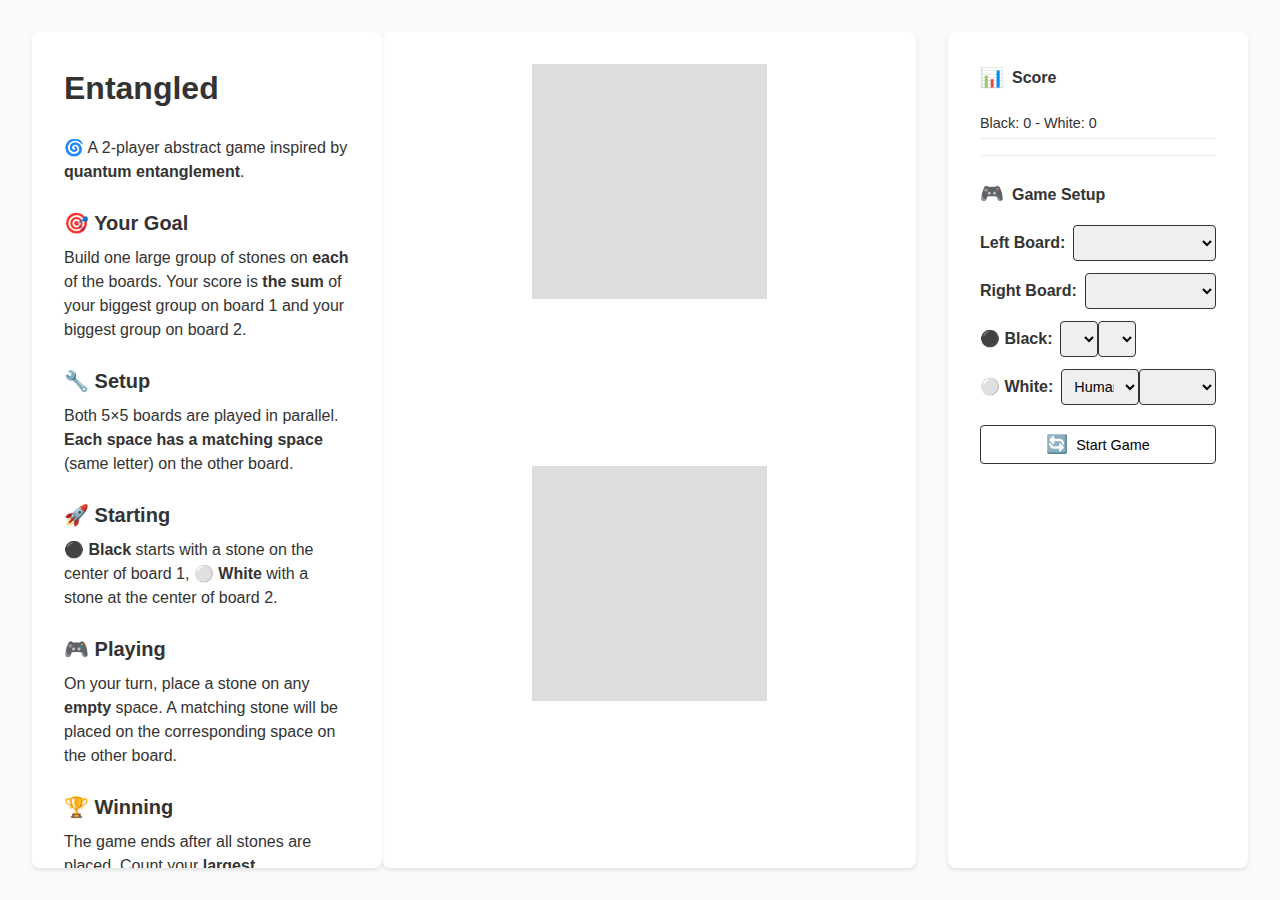
<file: index.html>
<!DOCTYPE html>
<html lang="en">

<head>
    <meta charset="UTF-8">
    <title>Entangled</title>
    <link rel="stylesheet" href="styles.css">
</head>

<body>

    <div class="panel rules" id="rules-panel">
        <h1>Entangled</h1>
        <p>🌀 A 2-player abstract game inspired by <strong>quantum entanglement</strong>.</p>

        <h2>🎯 Your Goal</h2>
        <p>Build one large group of stones on <strong>each</strong> of the boards. Your score is <strong>the
                sum</strong> of your biggest
            group on board 1 and your biggest group on board 2.
        </p>

        <h2>🔧 Setup</h2>
        <p>Both 5×5 boards are played in parallel. <strong>Each space has a matching space</strong> (same letter) on
            the other board.</p>

        <h2>🚀 Starting</h2>
        <p><strong>⚫ Black</strong> starts with a stone on the center of board 1, <strong>⚪ White</strong> with a stone
            at the center of board 2.</p>

        <h2>🎮 Playing</h2>
        <p>On your turn, place a stone on any <strong>empty</strong> space. A matching stone will be placed on the
            corresponding space on the other board.</p>

        <h2>🏆 Winning</h2>
        <p>The game ends after all stones are placed. Count your <strong>largest orthogonally connected group</strong>
            on each board.</p>
        <p> <b>Add these two numbers</b> together for your final score.</p>
    </div>

    <div class="game-container">
        <div class="boards panel">
            <div class="board-container">
                <div class="board" id="board1"></div>
            </div>
            <div class="board-container">
                <div class="board" id="board2"></div>
            </div>
        </div>

        <div class="panel controls">
            <div class="control-group">
                <h3><span>📊</span> Score</h3>
                <div class="stats">
                    <div class="stats-row">
                        <span id="score-display">Black: 0 - White: 0</span>
                    </div>
                    <div class="stats-row">
                        <span id="current-player-display"></span>
                    </div>
                </div>
            </div>

            <div class="control-group">
                <h3><span>🎮</span> Game Setup</h3>
                <div class="player-select">
                    <label for="board1-select">Left Board:</label>
                    <!-- select options will be populated dynamically -->
                    <select id="board1-select">
                    </select>
                </div>

                <div class="player-select">
                    <label for="board2-select">Right Board:</label>
                    <!-- select options will be populated dynamically -->
                    <select id="board2-select">
                    </select>
                </div>

                <div class="player-select">
                    <label for="black-player">⚫ Black:</label>
                    <div class="player-options">
                        <select id="black-player" class="player-type">
                            <!-- player type options will be populated dynamically -->
                        </select>
                        <select id="black-starting-position" class="starting-position">
                            <!-- starting position options will be populated dynamically -->
                        </select>
                    </div>
                </div>

                <div class="player-select">
                    <label for="white-player">⚪ White:</label>
                    <div class="player-options">
                        <select id="white-player" class="player-type">
                            <option value="human">Human</option>
                            <option value="random">Random AI</option>
                            <option value="greedy-high">Greedy High AI</option>
                            <option value="greedy-low">Greedy Low AI</option>
                            <option value="defensive">Defensive AI</option>
                        </select>
                        <select id="white-starting-position" class="starting-position">
                            <!-- starting position options will be populated dynamically -->
                        </select>
                    </div>
                </div>

                <button id="start-game"><span>🔄</span> Start Game</button>
            </div>
        </div>
    </div>

    <script type="module" src="app.js"></script>
</body>

</html>
</file>
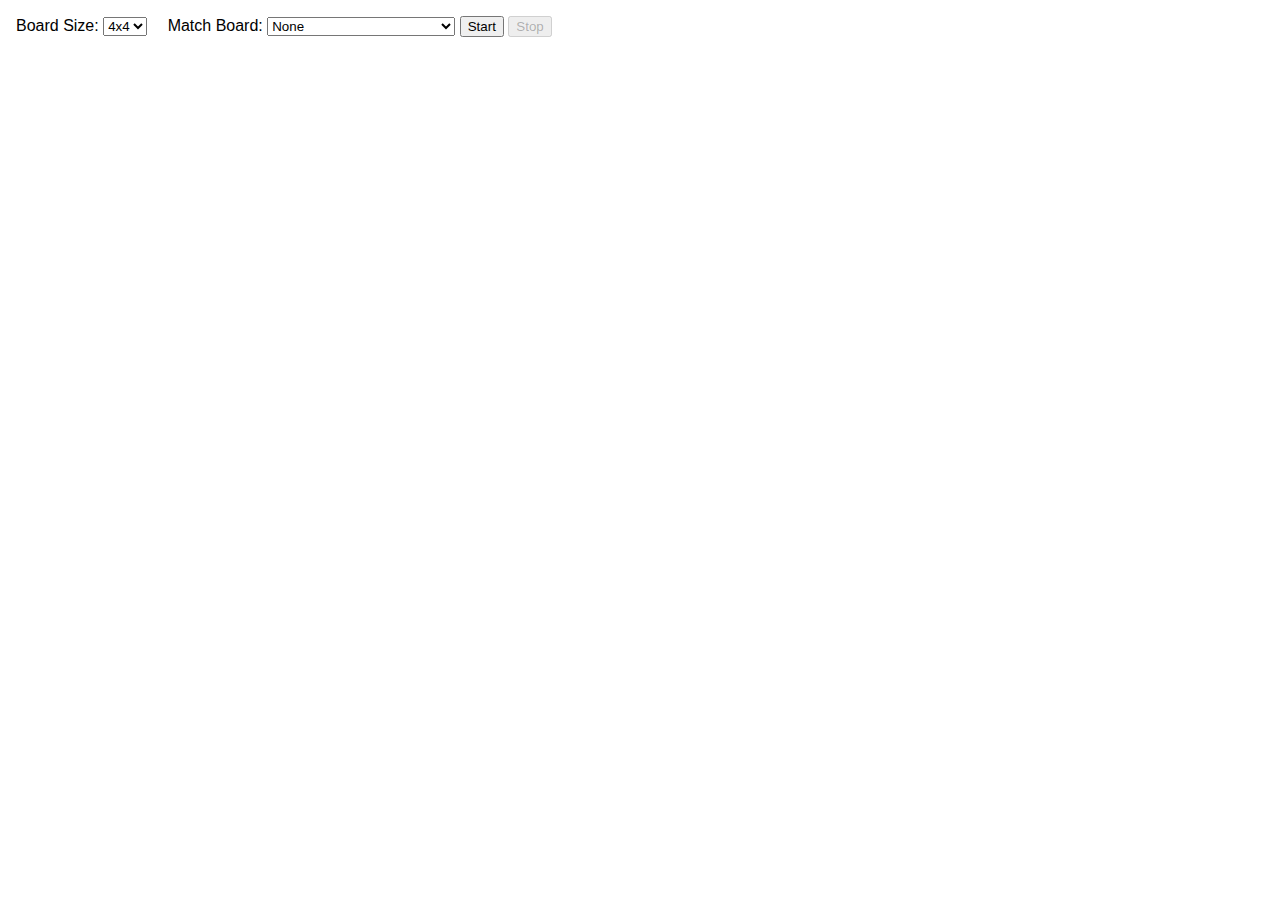
<file: generate-boards.html>
<!DOCTYPE html>
<html>

<head>
    <meta charset="utf-8">
    <title>Board Generator</title>
    <style>
        #status,
        #results {
            font-family: monospace;
        }
    </style>
</head>

<body style="font-family: sans-serif; margin: 1rem;">
    <label for="sizeSelect">Board Size:</label>
    <select id="sizeSelect"></select>
    <label style="margin-left:1rem;" for="boardSelect">Match Board:</label>
    <select id="boardSelect">
        <option value="none">None</option>
    </select>
    <button id="startBtn">Start</button>
    <button id="stopBtn" disabled>Stop</button>
    <div style="margin-top: 1rem;">
        <div id="status" style="margin-bottom: 1rem; white-space: pre;"></div>
        <pre id="results"></pre>
    </div>
    <script type="module">
        import BOARD_LAYOUTS from './boards.js';

        const WORKER_COUNT = 16;
        const POPULATION_SIZE = 100;
        let running = false;
        let globalBestScore = -Infinity;
        let globalBestB1 = null;
        let globalBestB2 = null;
        let globalBestStats = null;
        let totalBoardsEvaluated = 0;
        let workers = [];
        let startTime = 0;

        const uniqueSizes = [...new Set(
            Object.values(BOARD_LAYOUTS).map(layout => layout.grid.length)
        )].sort((a, b) => a - b);

        const sizeSelect = document.getElementById('sizeSelect');
        uniqueSizes.forEach(size => {
            const option = document.createElement('option');
            option.value = size;
            option.textContent = `${size}x${size}`;
            sizeSelect.appendChild(option);
        });

        function updateBoardOptions() {
            const size = parseInt(sizeSelect.value);
            const boardSelect = document.getElementById('boardSelect');
            boardSelect.innerHTML = '<option value="none">None</option>';
            Object.entries(BOARD_LAYOUTS).forEach(([id, layout]) => {
                if (layout.grid.length === size && !id.toLowerCase().includes('random')) {
                    const option = document.createElement('option');
                    option.value = id;
                    option.textContent = layout.name;
                    boardSelect.appendChild(option);
                }
            });
        }

        sizeSelect.addEventListener('change', updateBoardOptions);
        updateBoardOptions();

        function cyrb53(str, seed = 0) {
            let h1 = 0xdeadbeef ^ seed, h2 = 0x41c6ce57 ^ seed;
            for (let i = 0, ch; i < str.length; i++) {
                ch = str.charCodeAt(i);
                h1 = Math.imul(h1 ^ ch, 2654435761);
                h2 = Math.imul(h2 ^ ch, 1597334677);
            }
            h1 = Math.imul(h1 ^ (h1 >>> 16), 2246822507) ^
                Math.imul(h2 ^ (h2 >>> 13), 3266489909);
            h2 = Math.imul(h2 ^ (h2 >>> 16), 2246822507) ^
                Math.imul(h1 ^ (h1 >>> 13), 3266489909);
            return (4294967296 * (2097151 & h2) + (h1 >>> 0)) >>> 0;
        }

        const unifiedWorkerScript = `
let tileScores = [];

function precomputeTileScores(size) {
    tileScores = new Array(size * size).fill(0);
    for (let pos = 0; pos < size * size; pos++) {
        let s = 0;
        const row = Math.floor(pos / size);
        const col = pos % size;
        for (let r = 0; r < size; r++) {
            for (let c = 0; c < size; c++) {
                if (r === row && c === col) continue;
                const dist = Math.abs(row - r) + Math.abs(col - c);
                s += 1 / dist;
            }
        }
        tileScores[pos] = s;
    }
}

let distanceCache;

function calculateDistancesFromPos(pos, size, board) {
    const distances = new Uint8Array(size * size).fill(255);
    const queue = [[pos, 0]];
    distances[pos] = 0;
    
    while (queue.length > 0) {
        const [curPos, dist] = queue.shift();
        const row = Math.floor(curPos / size);
        const col = curPos % size;
        
        const moves = [
            [row - 1, col],
            [row + 1, col], 
            [row, col - 1],
            [row, col + 1]
        ];
        
        for (const [newRow, newCol] of moves) {
            if (newRow < 0 || newRow >= size || newCol < 0 || newCol >= size) continue;
            const newPos = newRow * size + newCol;
            if (board[newPos] === '.' || distances[newPos] !== 255) continue;
            distances[newPos] = dist + 1;
            queue.push([newPos, dist + 1]);
        }
    }
    return distances;
}

function precomputeDistances(size, board1, board2) {
    const totalSize = size * size;
    distanceCache = {
        board1: new Uint8Array(totalSize * totalSize),
        board2: new Uint8Array(totalSize * totalSize)
    };
    
    for (let pos = 0; pos < totalSize; pos++) {
        if (board1[pos] !== '.') {
            const distances = calculateDistancesFromPos(pos, size, board1);
            for (let toPos = 0; toPos < totalSize; toPos++) {
                distanceCache.board1[pos * totalSize + toPos] = distances[toPos];
            }
        }
        if (board2[pos] !== '.') {
            const distances = calculateDistancesFromPos(pos, size, board2);
            for (let toPos = 0; toPos < totalSize; toPos++) {
                distanceCache.board2[pos * totalSize + toPos] = distances[toPos];
            }
        }
    }
}

function getTileScore(pos) {
    return tileScores[pos];
}

const getSymbolsForSize = (size) => {
    if (size === 4) return 'ABCDEFGHIJKLMNOP';
    if (size === 5) return 'ABCDEFGHIJKLMNOPQRSTUVWXY';
    if (size === 6) return 'ABCDEFGHIJKLMNOPQRSTUVWXYZ0123456789';
    if (size === 7) return 'ABCDEFGHIJKLMNOPQRSTUVWXYZ0123456789@#$%&*+-=/?!~';
    return '';
};

let boardSize = 0;
let pinnedBoard = null;
let evolving = false;
let boardsEvaluated = 0;
let bestScore = -Infinity;
let bestB1 = null;
let bestB2 = null;
let bestStats = null;
let population = [];

function randomFullBoard() {
    const boardLength = boardSize * boardSize;
    const symbols = getSymbolsForSize(boardSize).split('');
    const result = new Array(boardLength).fill('.');
    for (let i = symbols.length - 1; i > 0; i--) {
        const j = Math.floor(Math.random() * (i + 1));
        [symbols[i], symbols[j]] = [symbols[j], symbols[i]];
    }
    for (let i = 0; i < boardLength; i++) {
        if (i < symbols.length) result[i] = symbols[i];
    }
    return result;
}

function randomBoardMatchingPinned(pin) {
    const boardLength = boardSize * boardSize;
    const result = [...pin];
    const symbolPositions = [];
    const symbols = [];
    for (let i = 0; i < boardLength; i++) {
        if (pin[i] !== '.') {
            symbolPositions.push(i);
            symbols.push(pin[i]);
        } else {
            result[i] = '.';
        }
    }
    for (let i = symbols.length - 1; i > 0; i--) {
        const j = Math.floor(Math.random() * (i + 1));
        [symbols[i], symbols[j]] = [symbols[j], symbols[i]];
    }
    for (let idx = 0; idx < symbolPositions.length; idx++) {
        result[symbolPositions[idx]] = symbols[idx];
    }
    return result;
}

function isValidBoard(board) {
    if (!board || board.length !== boardSize * boardSize) {
        return false;
    }
    const valid = getSymbolsForSize(boardSize);
    const seen = new Set();
    for (const ch of board) {
        if (ch === '.') continue;
        if (!valid.includes(ch) || seen.has(ch)) {
            return false;
        }
        seen.add(ch);
    }
    return true;
}

function evaluateBoards(b1, b2) {
    if (!isValidBoard(b1) || !isValidBoard(b2)) {
        return {
            score: -Infinity,
            moves: 0,
            stdev: 0,
            ratio: 0,
            proximityPenalty: 0,

            // NEW: Return empty arrays for the three categories
            proximityViolationsDirectBoth: [],
            proximityViolationsOneDist2: [],
            proximityViolationsDist2Both: []
        };
    }

    const scores = [];
    for (let i = 0; i < b1.length; i++) {
        const symbol = b1[i];
        if (symbol === '.') continue;
        const j = b2.indexOf(symbol);
        if (j < 0) continue;
        scores.push(getTileScore(i) + getTileScore(j));
    }

    if (!scores.length) {
        return {
            score: -Infinity,
            moves: 0,
            stdev: 0,
            ratio: 0,
            proximityPenalty: 0,

            // NEW: Return empty arrays for the three categories
            proximityViolationsDirectBoth: [],
            proximityViolationsOneDist2: [],
            proximityViolationsDist2Both: []
        };
    }

    // Calculate base metrics
    const best = Math.max(...scores);
    const worst = Math.min(...scores);
    const sum = scores.reduce((a, b) => a + b, 0);
    const mean = sum / scores.length;
    const variance = scores.reduce((a, v) => a + (v - mean) ** 2, 0) / scores.length;
    const stdev = Math.sqrt(variance);
    const bestCount = scores.filter(x => Math.abs(x - best) < 1e-10).length;
    const ratio = worst / best;

    // Three separate sets of proximity violations
    const proximityViolationsDirectBoth = new Set();
    const proximityViolationsOneDist2 = new Set();
    const proximityViolationsDist2Both = new Set();
    let proximityPenalty = 0;

    // Loop to check distances on each board
    for (let i = 0; i < b1.length; i++) {
        const symbol1 = b1[i];
        if (symbol1 === '.') continue;
        const j1 = b2.indexOf(symbol1);

        for (let k = i + 1; k < b1.length; k++) {
            const symbol2 = b1[k];
            if (symbol2 === '.') continue;
            const j2 = b2.indexOf(symbol2);

            const dist1 = distanceCache.board1[i * boardSize * boardSize + k];
            const dist2 = distanceCache.board2[j1 * boardSize * boardSize + j2];

            // Only proceed if both distances are valid (not 255)
            if (dist1 !== 255 && dist2 !== 255) {
                // Case 1: direct neighbors on both boards
                if (dist1 === 1 && dist2 === 1) {
                    proximityPenalty += 1;
                    proximityViolationsDirectBoth.add(symbol1);
                    proximityViolationsDirectBoth.add(symbol2);
                }
                // Case 2: direct neighbor on one board + distance 2 on the other
                else if (
                    (dist1 === 1 && dist2 === 2) ||
                    (dist1 === 2 && dist2 === 1)
                ) {
                    proximityPenalty += 0.5;
                    proximityViolationsOneDist2.add(symbol1);
                    proximityViolationsOneDist2.add(symbol2);
                }
                // Case 3: distance 2 on both boards
                else if (dist1 === 2 && dist2 === 2) {
                    proximityPenalty += 0.25;
                    proximityViolationsDist2Both.add(symbol1);
                    proximityViolationsDist2Both.add(symbol2);
                }
            }
        }
    }

    return {
        score: bestCount - stdev - ratio - proximityPenalty,
        moves: bestCount,
        stdev,
        ratio,
        proximityPenalty,

        // Convert each Set to a sorted array
        proximityViolationsDirectBoth: Array.from(proximityViolationsDirectBoth).sort(),
        proximityViolationsOneDist2: Array.from(proximityViolationsOneDist2).sort(),
        proximityViolationsDist2Both: Array.from(proximityViolationsDist2Both).sort()
    };
}

function mutate(board) {
    if (!isValidBoard(board)) return board;
    const copy = [...board];
    const validPos = [];
    for (let i = 0; i < copy.length; i++) {
        if (copy[i] !== '.') validPos.push(i);
    }
    for (let s = 0; s < 2; s++) {
        const i1 = Math.floor(Math.random() * validPos.length);
        const i2 = Math.floor(Math.random() * validPos.length);
        const pos1 = validPos[i1];
        const pos2 = validPos[i2];
        [copy[pos1], copy[pos2]] = [copy[pos2], copy[pos1]];
    }
    return isValidBoard(copy) ? copy : board;
}

function crossover(b2a, b2b) {
    if (!isValidBoard(b2a) || !isValidBoard(b2b)) return b2a;
    const child = [...b2a];
    const validPositions = child.map((v, i) => (v !== '.' ? i : -1)).filter(i => i !== -1);
    const half = Math.floor(validPositions.length / 2);
    const used = new Set(b2a.filter(v => v !== '.').slice(0, half));
    let added = 0;
    for (const pos of validPositions) {
        if (added >= half) break;
        const symbol = b2b[pos];
        if (symbol === '.' || used.has(symbol)) continue;
        child[pos] = symbol;
        used.add(symbol);
        added++;
    }
    const fullSym = getSymbolsForSize(boardSize).split('');
    const childSymbols = child.filter(ch => ch !== '.');
    const usedAll = new Set(childSymbols);
    const remain = fullSym.filter(ch => !usedAll.has(ch));
    for (const pos of validPositions) {
        if (child[pos] === '.' || !child[pos]) {
            child[pos] = remain.pop() || '.';
        }
    }
    return isValidBoard(child) ? child : b2a;
}

function pickParent(pop) {
    const totalScore = pop.reduce((sum, p) => sum + (p.stats.score + 50), 0);
    let r = Math.random() * totalScore;
    for (const item of pop) {
        r -= (item.stats.score + 50);
        if (r <= 0) return item;
    }
    return pop[pop.length - 1];
}

function insertImmigrants(pop) {
    const count = Math.max(1, Math.floor(pop.length * 0.05));
    for (let i = 0; i < count; i++) {
        const idx = Math.floor(Math.random() * pop.length);
        if (pinnedBoard) {
            const newB2 = randomBoardMatchingPinned(pinnedBoard);
            const stats = evaluateBoards(pinnedBoard, newB2);
            pop[idx] = { board1: pinnedBoard, board2: newB2, stats };
        } else {
            const b1 = randomFullBoard();
            const b2 = randomFullBoard();
            const stats = evaluateBoards(b1, b2);
            pop[idx] = { board1: b1, board2: b2, stats };
        }
    }
    return pop;
}

onmessage = (e) => {
    const data = e.data;
    if (data.msg === "start") {
        boardSize = data.boardSize;
        precomputeTileScores(boardSize);
        pinnedBoard = null;
        if (data.matchBoard && data.matchBoard.length) {
            pinnedBoard = data.matchBoard;
        }
        // Initialize both boards for distance calculation
        const b1 = pinnedBoard || randomFullBoard();
        const b2 = randomFullBoard();
        precomputeDistances(boardSize, b1, b2);
        evolving = true;
        boardsEvaluated = 0;
        bestScore = -Infinity;
        bestB1 = null;
        bestB2 = null;
        bestStats = null;
        population = [];
        for (let i = 0; i < ${POPULATION_SIZE}; i++) {
            let b1, b2;
            if (pinnedBoard) {
                b1 = [...pinnedBoard];
                b2 = randomBoardMatchingPinned(pinnedBoard);
            } else {
                b1 = randomFullBoard();
                b2 = randomFullBoard();
            }
            const stats = evaluateBoards(b1, b2);
            population.push({ board1: b1, board2: b2, stats });
            if (stats.score > bestScore) {
                bestScore = stats.score;
                bestStats = stats;
                bestB1 = b1;
                bestB2 = b2;
            }
        }
        boardsEvaluated = ${POPULATION_SIZE};
        evolve();
    } else if (data.msg === "stop") {
        evolving = false;
    }
};

function evolve() {
    if (!evolving) return;
    for (let g = 0; g < 50; g++) {
        const newPop = [];
        for (let i = 0; i < ${POPULATION_SIZE}; i++) {
            let b1, b2, stats;
            if (pinnedBoard) {
                b1 = [...pinnedBoard];
                const parent1 = pickParent(population);
                const parent2 = pickParent(population);
                const x2 = crossover(parent1.board2, parent2.board2);
                b2 = mutate(x2);
                stats = evaluateBoards(b1, b2);
            } else {
                const p1 = pickParent(population);
                const p2 = pickParent(population);
                const x1 = crossover(p1.board1, p2.board1);
                const x2 = crossover(p1.board2, p2.board2);
                b1 = mutate(x1);
                b2 = mutate(x2);
                stats = evaluateBoards(b1, b2);
            }
            newPop.push({ board1: b1, board2: b2, stats });
            boardsEvaluated++;
            if (stats.score > bestScore) {
                bestScore = stats.score;
                bestStats = stats;
                bestB1 = b1;
                bestB2 = b2;
            }
        }
        population = insertImmigrants(newPop);
    }
    if (bestScore > -Infinity) {
        postMessage({
            msg: 'progress',
            boardsEvaluated,
            bestScore,
            bestB1,
            bestB2,
            bestStats: {
                score: bestStats.score,
                moves: bestStats.moves,
                stdev: bestStats.stdev,
                ratio: bestStats.ratio,
                proximityPenalty: bestStats.proximityPenalty,
                
                // Include each of the new arrays here:
                proximityViolationsDirectBoth: bestStats.proximityViolationsDirectBoth,
                proximityViolationsOneDist2: bestStats.proximityViolationsOneDist2,
                proximityViolationsDist2Both: bestStats.proximityViolationsDist2Both
            }
        });
    } else {
        postMessage({
            msg: 'progress',
            boardsEvaluated
        });
    }
    if (evolving) {
        setTimeout(evolve, 0);
    }
}
`;

        const blob = new Blob([unifiedWorkerScript], { type: 'text/javascript' });
        const workerURL = URL.createObjectURL(blob);

        document.getElementById("startBtn").addEventListener("click", () => {
            if (running) return;
            const size = parseInt(sizeSelect.value);
            const boardId = boardSelect.value;
            let matchBoard = null;
            if (boardId !== 'none') {
                matchBoard = [];
                const layout = BOARD_LAYOUTS[boardId].grid;
                for (let i = 0; i < layout.length; i++) {
                    for (let j = 0; j < layout.length; j++) {
                        matchBoard.push(layout[i][j]);
                    }
                }
            }
            running = true;
            globalBestScore = -Infinity;
            globalBestB1 = null;
            globalBestB2 = null;
            globalBestStats = null;
            totalBoardsEvaluated = 0;
            startTime = performance.now();
            document.getElementById("results").textContent = "";
            document.getElementById("status").textContent = "Starting...";
            document.getElementById("stopBtn").disabled = false;
            document.getElementById("startBtn").disabled = true;
            workers = [];
            for (let i = 0; i < WORKER_COUNT; i++) {
                const worker = new Worker(workerURL);
                worker.onmessage = (evt) => {
                    const data = evt.data;
                    if (data.msg === "progress") {
                        totalBoardsEvaluated += (data.boardsEvaluated - totalBoardsEvaluated) / WORKER_COUNT;
                        if (data.bestScore > globalBestScore) {
                            globalBestScore = data.bestScore;
                            globalBestB1 = data.bestB1;
                            globalBestB2 = data.bestB2;
                            globalBestStats = data.bestStats;
                        }
                        updateStatus();
                    }
                };
                worker.postMessage({
                    msg: "start",
                    boardSize: size,
                    matchBoard: matchBoard
                });
                workers.push(worker);
            }
        });

        document.getElementById("stopBtn").addEventListener("click", () => {
            if (!running) return;
            running = false;
            for (const worker of workers) {
                worker.postMessage({ msg: "stop" });
            }
            document.getElementById("stopBtn").disabled = true;
            document.getElementById("startBtn").disabled = false;
        });

        function generateBoardOutput(b1, b2, score, pinnedUsed) {
            const inputStr = b1.join("") + b2.join("") + score.toFixed(4);
            const hashedId = cyrb53(inputStr).toString();
            const size = Math.sqrt(b1.length);
            let out = "";
            if (!pinnedUsed) {
                out += `board${hashedId}left: {\n`;
                out += `    name: "evolved left",\n`;
                out += "    grid: [\n";
                for (let r = 0; r < size; r++) {
                    const row = b1.slice(r * size, (r + 1) * size);
                    out += `        [${row.map(x => "'" + x + "'").join(", ")}],\n`;
                }
                out += "    ]\n},\n";
                out += `board${hashedId}right: {\n`;
                out += `    name: "evolved right",\n`;
                out += "    grid: [\n";
                for (let r = 0; r < size; r++) {
                    const row = b2.slice(r * size, (r + 1) * size);
                    out += `        [${row.map(x => "'" + x + "'").join(", ")}],\n`;
                }
                out += "    ]\n},\n";
            } else {
                out += `board${hashedId}only: {\n`;
                out += `    name: "evolved second",\n`;
                out += "    grid: [\n";
                for (let r = 0; r < size; r++) {
                    const row = b2.slice(r * size, (r + 1) * size);
                    out += `        [${row.map(x => "'" + x + "'").join(", ")}],\n`;
                }
                out += "    ]\n},\n";
            }
            return out;
        }

        function formatBoard(board, size) {
            let result = '';
            for (let r = 0; r < size; r++) {
                result += '    ';
                for (let c = 0; c < size; c++) {
                    result += board[r * size + c].padEnd(2);
                }
                result += '\n';
            }
            return result;
        }

        function updateStatus() {
            const now = performance.now();
            const elapsedSec = (now - startTime) / 1000;
            const boardsPerSec = elapsedSec > 0 ? totalBoardsEvaluated / elapsedSec : 0;
            const pinnedUsed = (boardSelect.value !== 'none');
            let status = `Time Elapsed: ${elapsedSec.toFixed(2)}s\n`;
            status += `Boards Evaluated (approx): ${Math.floor(totalBoardsEvaluated)}\n`;
            status += `Avg Boards/sec: ${boardsPerSec.toFixed(2)}\n`;
            status += `Global Best Score: ${globalBestScore.toFixed(4)}\n\n`;
            if (globalBestStats) {
                status += `Combined Score: ${globalBestStats.score.toFixed(2)}\n`;
                status += `Viable Moves: ${globalBestStats.moves}\n`;
                status += `Standard Deviation: ${globalBestStats.stdev.toFixed(2)}\n`;
                status += `Best/Worst Ratio: ${globalBestStats.ratio.toFixed(2)}\n`;
                status += `Proximity Penalty: ${globalBestStats.proximityPenalty}\n`;
                const {
                    proximityViolationsDirectBoth,
                    proximityViolationsOneDist2,
                    proximityViolationsDist2Both
                } = globalBestStats;

                if (proximityViolationsDirectBoth.length > 0) {
                    status += `Proximity Violations (direct on both boards): ${proximityViolationsDirectBoth.join(', ')}\n`;
                }
                if (proximityViolationsOneDist2.length > 0) {
                    status += `Proximity Violations (direct on one board, distance 2 on other): ${proximityViolationsOneDist2.join(', ')}\n`;
                }
                if (proximityViolationsDist2Both.length > 0) {
                    status += `Proximity Violations (distance 2 on both boards): ${proximityViolationsDist2Both.join(', ')}\n`;
                }
                status += '\n';
                if (globalBestB1 && globalBestB2) {
                    const size = Math.sqrt(globalBestB1.length);
                    status += 'Current best board(s):\n\n';
                    if (!pinnedUsed) {
                        status += 'Board 1:\n';
                        status += formatBoard(globalBestB1, size) + '\n';
                        status += 'Board 2:\n';
                        status += formatBoard(globalBestB2, size) + '\n';
                    } else {
                        status += 'Pinned Board (unchanged, for reference):\n';
                        status += formatBoard(globalBestB1, size) + '\n';
                        status += 'Evolved Board (Board 2):\n';
                        status += formatBoard(globalBestB2, size) + '\n';
                    }
                    status += '\nPaste into boards.js:\n\n';
                    status += generateBoardOutput(globalBestB1, globalBestB2, globalBestScore, pinnedUsed);
                }
            }
            document.getElementById("status").textContent = status;
        }
    </script>
</body>

</html>
</file>
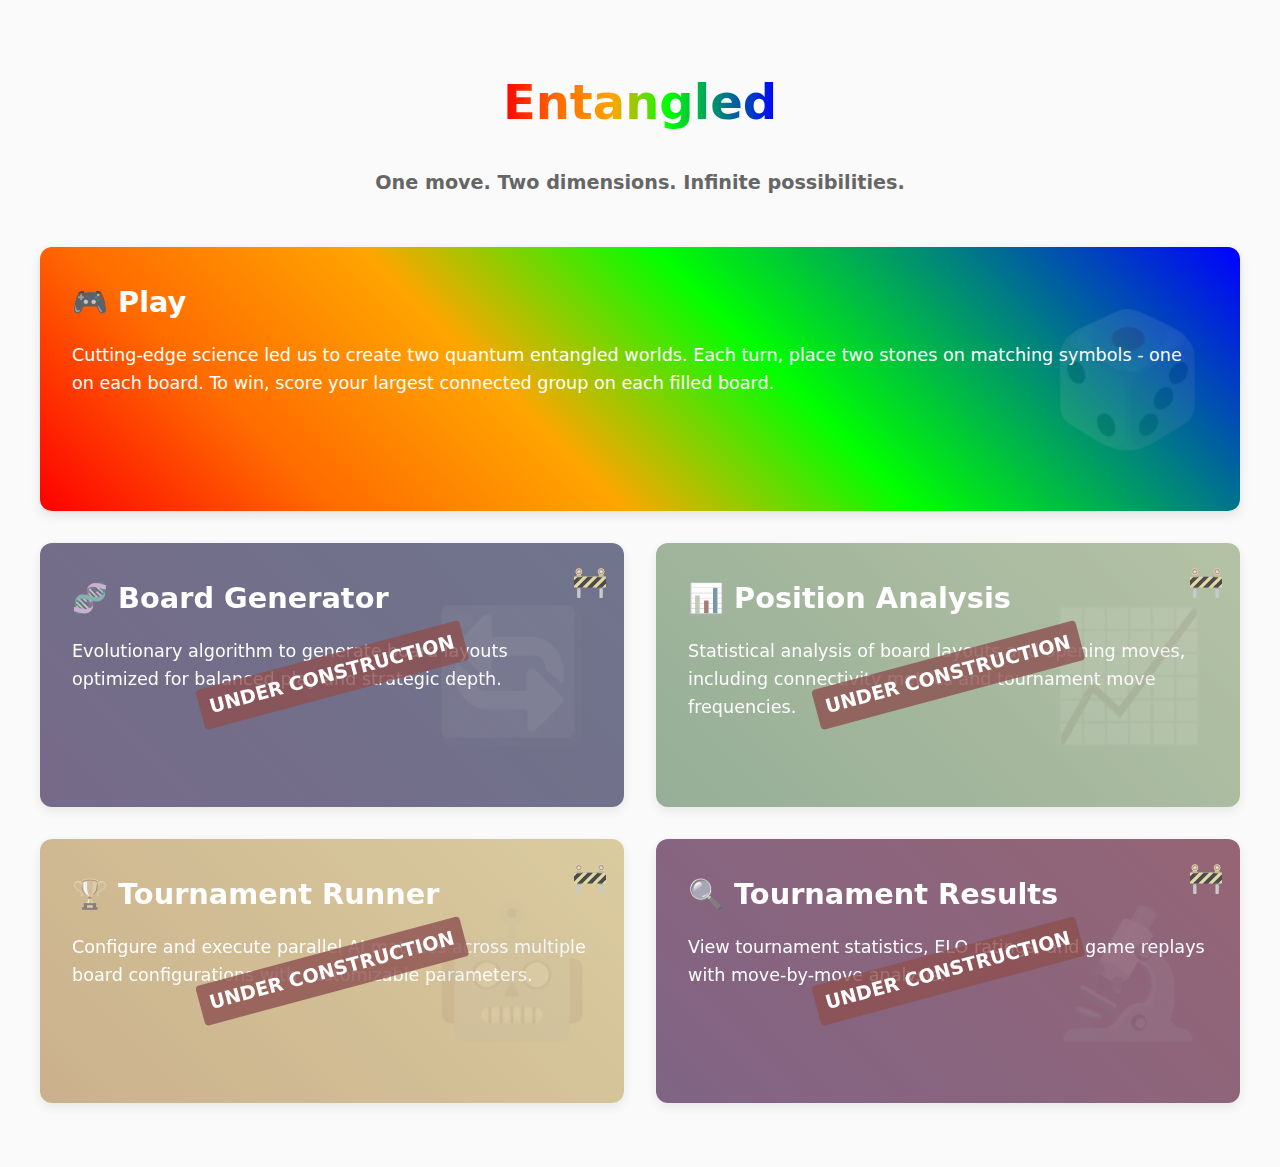
<file: index-old.html>
<!DOCTYPE html>
<html lang="en">

<head>
    <meta charset="UTF-8">
    <meta name="viewport" content="width=device-width, initial-scale=1.0">
    <title>Entangled - Light Abstract Strategy Game</title>
    <style>
        :root {
            --color-bg: #fafafa;
            --color-text: #333;
            --color-shadow: rgba(0, 0, 0, 0.1);
            --radius: 12px;
            --transition: all 0.2s ease;
        }

        body {
            font-family: system-ui, -apple-system, sans-serif;
            line-height: 1.6;
            margin: 0;
            padding: 2rem;
            background: var(--color-bg);
            color: var(--color-text);
        }

        .container {
            max-width: 1200px;
            margin: 0 auto;
        }

        header {
            text-align: center;
            margin-bottom: 3rem;
        }

        h1 {
            font-size: 3rem;
            margin-bottom: 0.5rem;
            display: inline-block;
            background: linear-gradient(to right,
                    #ff0000 0%,
                    #ff6b00 20%,
                    #ffa500 40%,
                    #00ff00 60%,
                    #008080 80%,
                    #0000ff 100%);
            -webkit-background-clip: text;
            background-clip: text;
            color: transparent;
            font-weight: bold;
        }

        .subtitle {
            font-size: 1.2rem;
            color: #666;
            font-weight: 600;
        }

        .grid {
            display: flex;
            flex-direction: column;
            gap: 2rem;
            margin-bottom: 2rem;
        }

        .grid-row {
            display: grid;
            gap: 2rem;
            grid-template-columns: repeat(2, 1fr);
        }

        .card {
            padding: 2rem;
            border-radius: var(--radius);
            box-shadow: 0 4px 12px var(--color-shadow);
            transition: var(--transition);
            text-decoration: none;
            color: var(--color-text);
            position: relative;
            z-index: 1;
            overflow: hidden;
            min-height: 200px;
            display: flex;
            flex-direction: column;
        }

        .card:hover {
            transform: translateY(-4px);
            box-shadow: 0 8px 24px var(--color-shadow);
        }

        .card h2 {
            font-size: 1.8rem;
            margin: 0 0 1rem 0;
        }

        .card p {
            margin: 0;
            font-size: 1.1rem;
        }

        .main-card {
            background: linear-gradient(45deg,
                    #ff0000 0%,
                    #ff6b00 20%,
                    #ffa500 40%,
                    #00ff00 60%,
                    #008080 80%,
                    #0000ff 100%);
            color: white;
        }

        .analysis-card {
            background: linear-gradient(45deg, #4CAF50, #8BC34A);
            color: white;
        }

        .generator-card {
            background: linear-gradient(45deg, #673AB7, #3F51B5);
            color: white;
        }

        .tournament-card {
            background: linear-gradient(45deg, #FF9800, #FFC107);
            color: white;
        }

        .results-card {
            background: linear-gradient(45deg, #9C27B0, #E91E63);
            color: white;
        }

        .emoji-bg {
            position: absolute;
            z-index: 0;
            right: 2rem;
            top: 50%;
            transform: translateY(-50%);
            font-size: 8rem;
            opacity: 0.1;
            pointer-events: none;
        }

        .disabled-card {
            cursor: not-allowed;
            opacity: 0.8;
            filter: grayscale(0.7);
            position: relative;
        }

        .under-construction {
            position: absolute;
            top: 50%;
            left: 50%;
            transform: translate(-50%, -50%) rotate(-15deg);
            background: rgba(255, 0, 0, 0.8);
            color: white;
            padding: 5px 10px;
            font-weight: bold;
            border-radius: 4px;
            font-size: 1.2rem;
            z-index: 2;
            white-space: nowrap;
        }

        .construction-icon {
            position: absolute;
            right: 1rem;
            top: 1rem;
            font-size: 1.8rem;
            z-index: 2;
        }
    </style>
</head>

<body>
    <div class="container">
        <header>
            <h1>Entangled</h1>
            <p class="subtitle">One move. Two dimensions. Infinite possibilities.</p>
        </header>

        <div class="grid">
            <a href="play.html" target="_blank" class="card main-card">
                <h2>🎮 Play</h2>
                <p>Cutting-edge science led us to create two quantum entangled worlds. Each turn, place two stones on
                    matching symbols - one on each board. To win, score your largest connected group on each filled
                    board.</p>
                <span class="emoji-bg">🎲</span>
            </a>

            <div class="grid-row">
                <div class="card generator-card disabled-card">
                    <span class="construction-icon">🚧</span>
                    <span class="under-construction">UNDER CONSTRUCTION</span>
                    <h2>🧬 Board Generator</h2>
                    <p>Evolutionary algorithm to generate board layouts optimized for balanced play and strategic depth.
                    </p>
                    <span class="emoji-bg">🔄</span>
                </div>

                <div class="card analysis-card disabled-card">
                    <span class="construction-icon">🚧</span>
                    <span class="under-construction">UNDER CONSTRUCTION</span>
                    <h2>📊 Position Analysis</h2>
                    <p>Statistical analysis of board layouts and opening moves, including connectivity metrics and
                        tournament move frequencies.</p>
                    <span class="emoji-bg">📈</span>
                </div>
            </div>

            <div class="grid-row">
                <div class="card tournament-card disabled-card">
                    <span class="construction-icon">🚧</span>
                    <span class="under-construction">UNDER CONSTRUCTION</span>
                    <h2>🏆 Tournament Runner</h2>
                    <p>Configure and execute parallel AI matches across multiple board configurations with customizable
                        parameters.</p>
                    <span class="emoji-bg">🤖</span>
                </div>

                <div class="card results-card disabled-card">
                    <span class="construction-icon">🚧</span>
                    <span class="under-construction">UNDER CONSTRUCTION</span>
                    <h2>🔍 Tournament Results</h2>
                    <p>View tournament statistics, ELO ratings, and game replays with move-by-move analysis.</p>
                    <span class="emoji-bg">🔬</span>
                </div>
            </div>
        </div>
    </div>
</body>

</html>
</file>
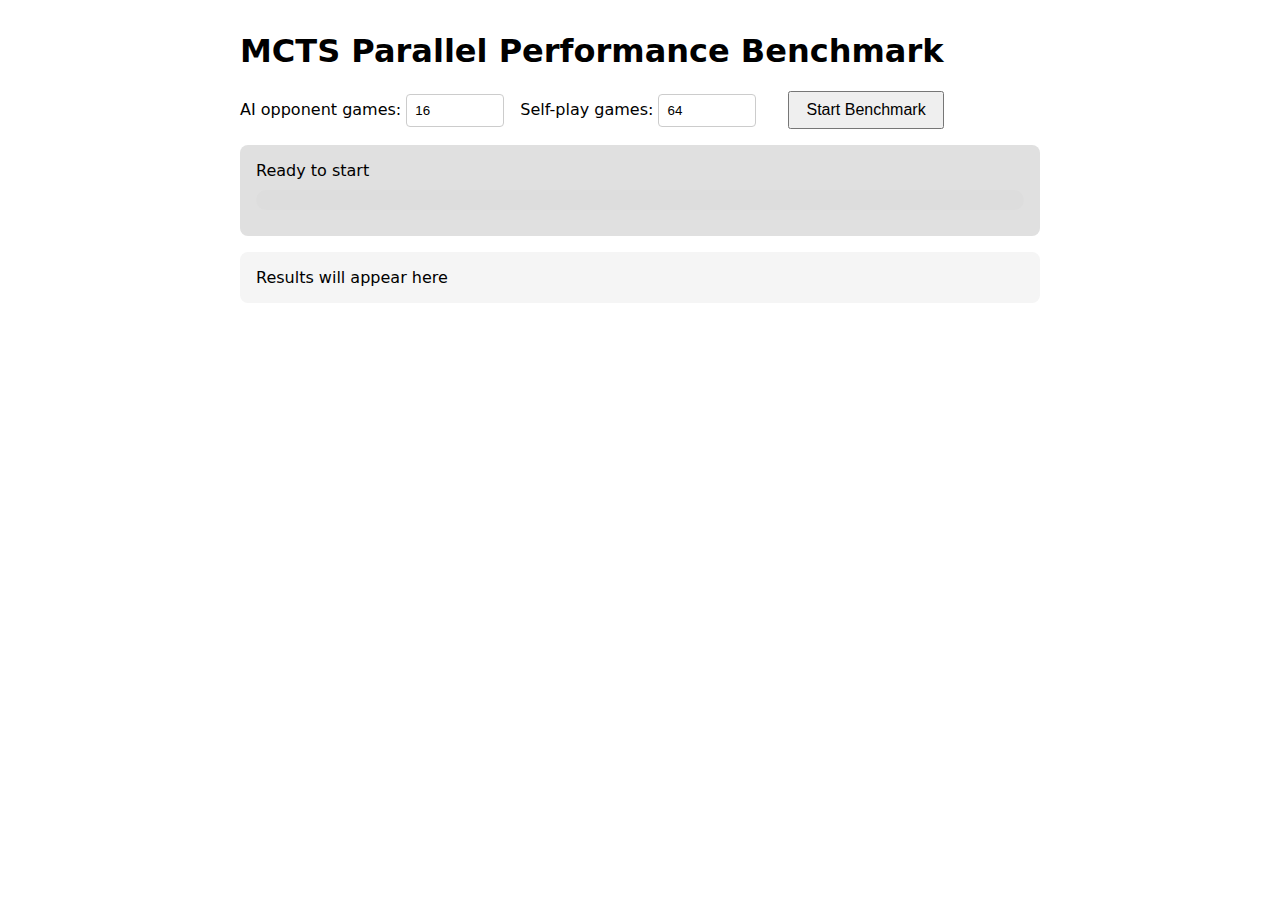
<file: mcts-benchmarking.html>
<!DOCTYPE html>
<html>

<head>
    <title>MCTS Parallel Benchmark</title>
    <style>
        body {
            font-family: system-ui, -apple-system, sans-serif;
            max-width: 800px;
            margin: 2rem auto;
            padding: 0 1rem;
        }

        .config {
            margin: 1rem 0;
            display: flex;
            gap: 2rem;
            align-items: center;
            flex-wrap: wrap;
        }

        .config-group {
            display: flex;
            align-items: center;
            gap: 1rem;
        }

        input[type="number"] {
            width: 80px;
            padding: 0.5rem;
            border: 1px solid #ccc;
            border-radius: 4px;
        }

        .stats {
            background: #f5f5f5;
            padding: 1rem;
            border-radius: 0.5rem;
            margin: 1rem 0;
        }

        .progress {
            margin: 1rem 0;
            padding: 1rem;
            background: #e0e0e0;
            border-radius: 0.5rem;
        }

        button {
            padding: 0.5rem 1rem;
            font-size: 1rem;
            cursor: pointer;
        }

        button:disabled {
            cursor: not-allowed;
        }

        .progress-bar {
            width: 100%;
            height: 20px;
            background: #ddd;
            border-radius: 10px;
            overflow: hidden;
            margin: 10px 0;
        }

        .progress-fill {
            height: 100%;
            background: #4a90e2;
            width: 0;
            transition: width 0.3s ease;
        }

        table {
            width: 100%;
            border-collapse: collapse;
            margin: 1rem 0;
            font-variant-numeric: tabular-nums;
        }

        th,
        td {
            padding: 0.5rem;
            border: 1px solid #ddd;
        }

        th {
            background: #f0f0f0;
            text-align: left;
        }

        td {
            text-align: right;
        }

        td:first-child,
        td:nth-child(2) {
            text-align: left;
        }

        .time-cell {
            font-family: monospace;
            padding-right: 1rem;
        }
    </style>
</head>

<body>
    <h1>MCTS Parallel Performance Benchmark</h1>
    <div class="config">
        <div class="config-group">
            <label>
                AI opponent games:
                <input type="number" id="aiGames" value="16" min="0" max="10000" step="1">
            </label>
            <label>
                Self-play games:
                <input type="number" id="selfGames" value="64" min="0" max="10000" step="1">
            </label>
        </div>
        <button id="startBtn">Start Benchmark</button>
    </div>
    <div id="progress" class="progress">
        Ready to start
        <div class="progress-bar">
            <div class="progress-fill"></div>
        </div>
    </div>
    <div id="stats" class="stats">Results will appear here</div>

    <script type="module">
        import { SimulationRunner } from './simulation-runner.js';

        async function runBenchmark() {
            const startBtn = document.getElementById('startBtn');
            const progress = document.getElementById('progress');
            const stats = document.getElementById('stats');
            const progressFill = document.querySelector('.progress-fill');
            const aiGames = parseInt(document.getElementById('aiGames').value) || 16;
            const selfGames = parseInt(document.getElementById('selfGames').value) || 16;

            startBtn.disabled = true;

            function createMatchups() {
                const vsAiPerOpponent = aiGames / 2;
                const perColor = vsAiPerOpponent / 2;

                return [
                    // MCTS (Black) vs Minimax
                    ...Array(perColor).fill({
                        player1: 'mcts',
                        player2: 'minimax-some-rng',
                        boardConfig: {
                            board1Layout: 'board1',
                            board2Layout: 'board5',
                            startingConfig: 'WW1,WW2',
                            boardSize: 5
                        }
                    }),
                    // MCTS (White) vs Minimax
                    ...Array(perColor).fill({
                        player1: 'minimax-some-rng',
                        player2: 'mcts',
                        boardConfig: {
                            board1Layout: 'board1',
                            board2Layout: 'board5',
                            startingConfig: 'WW1,WW2',
                            boardSize: 5
                        }
                    }),
                    // MCTS (Black) vs Defensive
                    ...Array(perColor).fill({
                        player1: 'mcts',
                        player2: 'defensive-some-rng',
                        boardConfig: {
                            board1Layout: 'board1',
                            board2Layout: 'board5',
                            startingConfig: 'WW1,WW2',
                            boardSize: 5
                        }
                    }),
                    // MCTS (White) vs Defensive
                    ...Array(perColor).fill({
                        player1: 'defensive-some-rng',
                        player2: 'mcts',
                        boardConfig: {
                            board1Layout: 'board1',
                            board2Layout: 'board5',
                            startingConfig: 'WW1,WW2',
                            boardSize: 5
                        }
                    }),
                    // MCTS self-play
                    ...Array(selfGames).fill({
                        player1: 'mcts',
                        player2: 'mcts',
                        boardConfig: {
                            board1Layout: 'board1',
                            board2Layout: 'board5',
                            startingConfig: 'WW1,WW2',
                            boardSize: 5
                        }
                    })
                ];
            }

            const config = {
                matchups: createMatchups(),
                gamesPerMatchup: 1,
                maxWorkers: navigator.hardwareConcurrency || 4,
                samplesToStore: 0,
                aiConfig: {}
            };

            const runner = new SimulationRunner(config);
            const results = [];
            const startTime = performance.now();

            runner.onProgress = (progress) => {
                progressFill.style.width = `${progress * 100}%`;
            };

            runner.onResult = (result) => {
                result.timestamp = performance.now();
                result.duration = result.timestamp - startTime;
                results.push(result);
                updateStats(results, startTime);
            };

            try {
                await runner.start();
                progress.textContent = 'Benchmark complete';
                startBtn.disabled = false;
            } catch (error) {
                console.error('Benchmark error:', error);
                progress.textContent = 'Error running benchmark';
                startBtn.disabled = false;
            }
        }

        function formatTime(ms) {
            const parts = Math.round(ms).toString().split('');
            while (parts.length < 4) parts.unshift('0');
            parts.splice(-3, 0, '.');
            return parts.join('').padStart(9, ' ');
        }

        function updateStats(results, startTime) {
            const stats = document.getElementById('stats');

            const matchupStats = {
                'minimax': { black: [], white: [], label: 'MCTS vs Minimax' },
                'defensive': { black: [], white: [], label: 'MCTS vs Defensive' },
                'mcts': { black: [], white: [], label: 'MCTS Self-play' }
            };

            for (const result of results) {
                const isMctsFirst = result.matchup.player1 === 'mcts';
                let opponent = isMctsFirst ? result.matchup.player2 : result.matchup.player1;
                opponent = opponent === 'mcts' ? 'mcts' : opponent.split('-')[0];

                if (opponent === 'mcts') {
                    const mctsColor = result.gameIndex % 2 === 0 ? 'black' : 'white';
                    const mctsWon = mctsColor === 'black' ? result.winner === 'BLACK' : result.winner === 'WHITE';
                    matchupStats[opponent][mctsColor].push({
                        duration: result.duration,
                        won: mctsWon
                    });
                } else {
                    const mctsColor = isMctsFirst ? 'black' : 'white';
                    const mctsWon = (result.winner === 'BLACK' && isMctsFirst) ||
                        (result.winner === 'WHITE' && !isMctsFirst);
                    matchupStats[opponent][mctsColor].push({
                        duration: result.duration,
                        won: mctsWon
                    });
                }
            }

            let html = '<h2>Results:</h2>';
            html += '<table><tr><th>Matchup</th><th>Color</th><th>Games</th><th>Wins</th>' +
                '<th>Win Rate</th><th>Min Time</th><th>Max Time</th><th>Avg Time</th></tr>';

            for (const [opponent, data] of Object.entries(matchupStats)) {
                for (const color of ['black', 'white']) {
                    const games = data[color];
                    if (games.length === 0) continue;

                    const wins = games.filter(g => g.won).length;
                    const winRate = (wins / games.length * 100).toFixed(1);
                    const durations = games.map(g => g.duration);
                    const minTime = Math.min(...durations);
                    const maxTime = Math.max(...durations);
                    const avgTime = durations.reduce((a, b) => a + b, 0) / durations.length;

                    html += `
                        <tr>
                            <td>${data.label}</td>
                            <td>${color}</td>
                            <td>${games.length}</td>
                            <td>${wins}</td>
                            <td>${winRate}%</td>
                            <td class="time-cell">${formatTime(minTime)}</td>
                            <td class="time-cell">${formatTime(maxTime)}</td>
                            <td class="time-cell">${formatTime(avgTime)}</td>
                        </tr>
                    `;
                }
            }
            html += '</table>';

            const totalTime = ((performance.now() - startTime) / 1000).toFixed(1);
            html += `<p>Total benchmark time: ${totalTime}s</p>`;

            stats.innerHTML = html;
        }

        document.getElementById('startBtn').addEventListener('click', runBenchmark);
    </script>
</body>

</html>
</file>
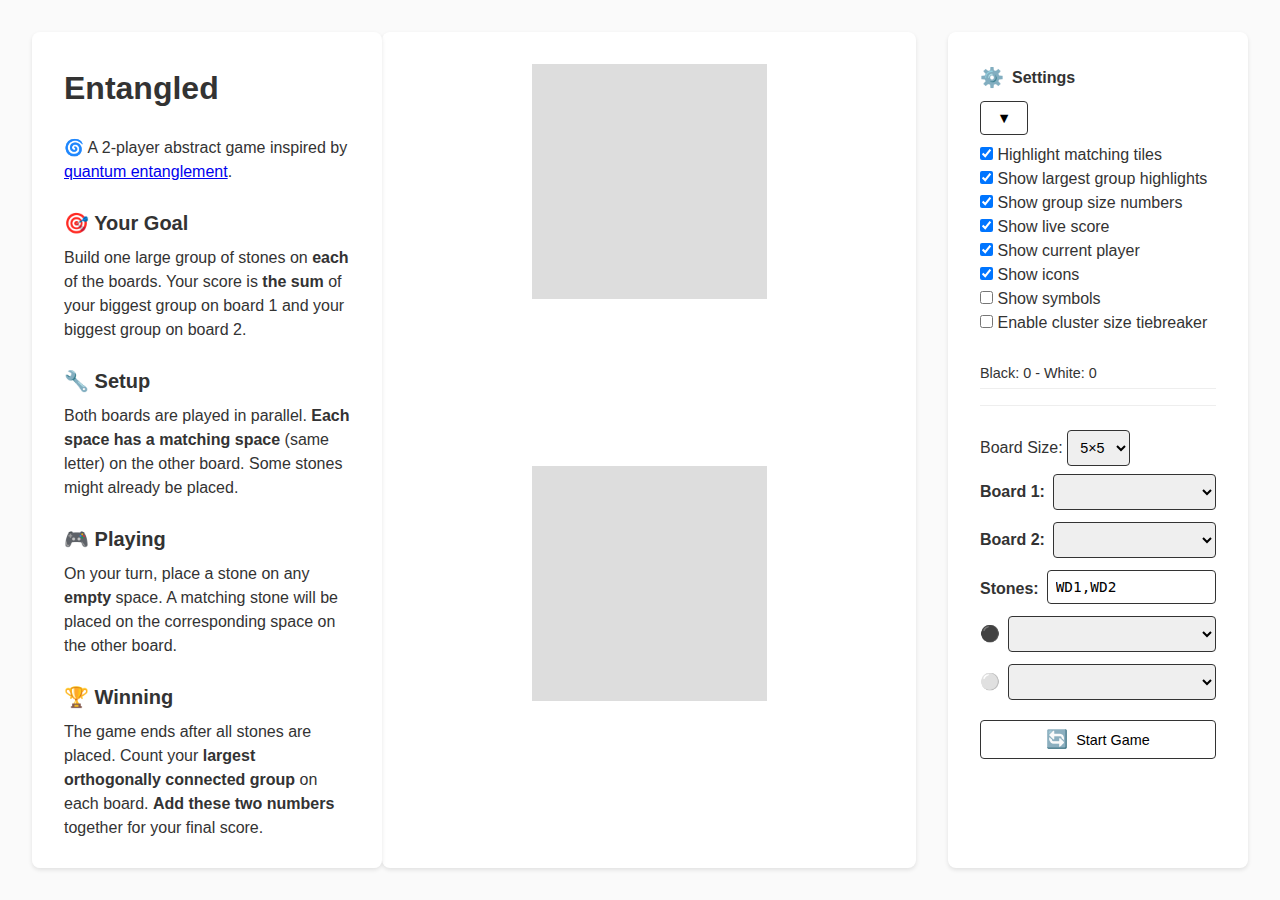
<file: play.html>
<!DOCTYPE html>
<html lang="en">

<head>
    <meta charset="UTF-8">
    <title>Entangled</title>
    <link rel="stylesheet" href="styles.css">
    <link rel="stylesheet" href="https://cdnjs.cloudflare.com/ajax/libs/font-awesome/6.5.1/css/all.min.css">
</head>

<body>

    <div class="panel rules" id="rules-panel">
        <h1>Entangled</h1>
        <p>🌀 A 2-player abstract game inspired by <a href="https://en.wikipedia.org/wiki/Quantum_entanglement"
                target="_blank">quantum entanglement</a>.</p>

        <h2>🎯 Your Goal</h2>
        <p>Build one large group of stones on <strong>each</strong> of the boards. Your score is <strong>the
                sum</strong> of your biggest
            group on board 1 and your biggest group on board 2.
        </p>

        <h2>🔧 Setup</h2>
        <p>Both boards are played in parallel. <strong>Each space has a matching space</strong> (same letter) on
            the other board. Some stones might already be placed.</p>

        <h2>🎮 Playing</h2>
        <p>On your turn, place a stone on any <strong>empty</strong> space. A matching stone will be placed on the
            corresponding space on the other board.</p>

        <h2>🏆 Winning</h2>
        <p>The game ends after all stones are placed. Count your <strong>largest orthogonally connected group</strong>
            on each board. <b>Add these two numbers</b> together for your final score.</p>

        <h2>🤖 Too Easy?</h2>
        <p>AI opponents get stronger from top to bottom. Minimax is a decent player, MCTS is probably better than most
            humans right now. Try them all. =D</p>

        <h2>🚀 Setup Tweaks</h2>
        <p>You can change the board configuration via the dropdowns and you can change the starting stone configuration
            in the format <strong>BE2,WK1</strong> (Black on E board 2,
            White on K board 1). Multiple stones can be placed using comma-separated entries.</p>
    </div>

    <div class="game-container">
        <div class="boards panel">
            <div class="board-container">
                <div class="board" id="board1"></div>
            </div>
            <div class="board-container">
                <div class="board" id="board2"></div>
            </div>
        </div>

        <div class="panel controls">
            <div class="control-group settings-group">
                <div class="settings-header">
                    <h3><span>⚙️</span> Settings</h3>
                    <button id="toggle-settings" class="toggle-settings">
                        <span class="toggle-icon">▼</span>
                    </button>
                </div>
                <div class="settings-content hidden">
                    <div class="setting-item">
                        <input type="checkbox" id="setting-hover" checked>
                        <label for="setting-hover">Highlight matching tiles</label>
                    </div>
                    <div class="setting-item">
                        <input type="checkbox" id="setting-groups" checked>
                        <label for="setting-groups">Show largest group highlights</label>
                    </div>
                    <div class="setting-item">
                        <input type="checkbox" id="setting-size" checked>
                        <label for="setting-size">Show group size numbers</label>
                    </div>
                    <div class="setting-item">
                        <input type="checkbox" id="setting-score" checked>
                        <label for="setting-score">Show live score</label>
                    </div>
                    <div class="setting-item">
                        <input type="checkbox" id="setting-currentPlayer" checked>
                        <label for="setting-current-player">Show current player</label>
                    </div>
                    <div class="setting-item">
                        <input type="checkbox" id="setting-icons" checked>
                        <label for="setting-icons">Show icons</label>
                    </div>
                    <div class="setting-item">
                        <input type="checkbox" id="setting-symbols" checked>
                        <label for="setting-symbols">Show symbols</label>
                    </div>
                    <div class="setting-item">
                        <input type="checkbox" id="setting-tiebreaker">
                        <label for="setting-tiebreaker">Enable cluster size tiebreaker</label>
                    </div>
                </div>
            </div>

            <div class="control-group">
                <div class="stats">
                    <div class="stats-row">
                        <span id="score-display">Black: 0 - White: 0</span>
                    </div>
                    <div class="stats-row">
                        <span id="current-player-display"></span>
                    </div>
                </div>
            </div>

            <div class="control-group">
                <div class="size-select">
                    <label for="board-size">Board Size:</label>
                    <select id="board-size">
                        <option value="4">4×4</option>
                        <option value="5" selected>5×5</option>
                        <option value="6">6×6</option>
                        <option value="7">7×7</option>
                    </select>
                </div>

                <div class="player-select">
                    <label for="board1-select">Board 1:</label>
                    <!-- select options will be populated dynamically based on size -->
                    <select id="board1-select">
                    </select>
                </div>

                <div class="player-select">
                    <label for="board2-select">Board 2:</label>
                    <!-- select options will be populated dynamically based on size -->
                    <select id="board2-select">
                    </select>
                </div>

                <div class="setup-input">
                    <label for="starting-config">Stones:</label>
                    <input type="text" id="starting-config" placeholder="e.g., BE2,WK1" value="WD1,WD2" />
                </div>

                <div class="player-select">
                    <label for="black-player">⚫</label>
                    <select id="black-player" class="player-type">
                        <!-- player type options will be populated dynamically -->
                    </select>
                </div>

                <div class="player-select">
                    <label for="white-player">⚪</label>
                    <select id="white-player" class="player-type">
                        <!-- player type options will be populated dynamically -->
                    </select>
                </div>

                <button id="start-game"><span>🔄</span> Start Game</button>
            </div>
        </div>
    </div>

    <script type="module" src="app.js"></script>
</body>

</html>
</file>
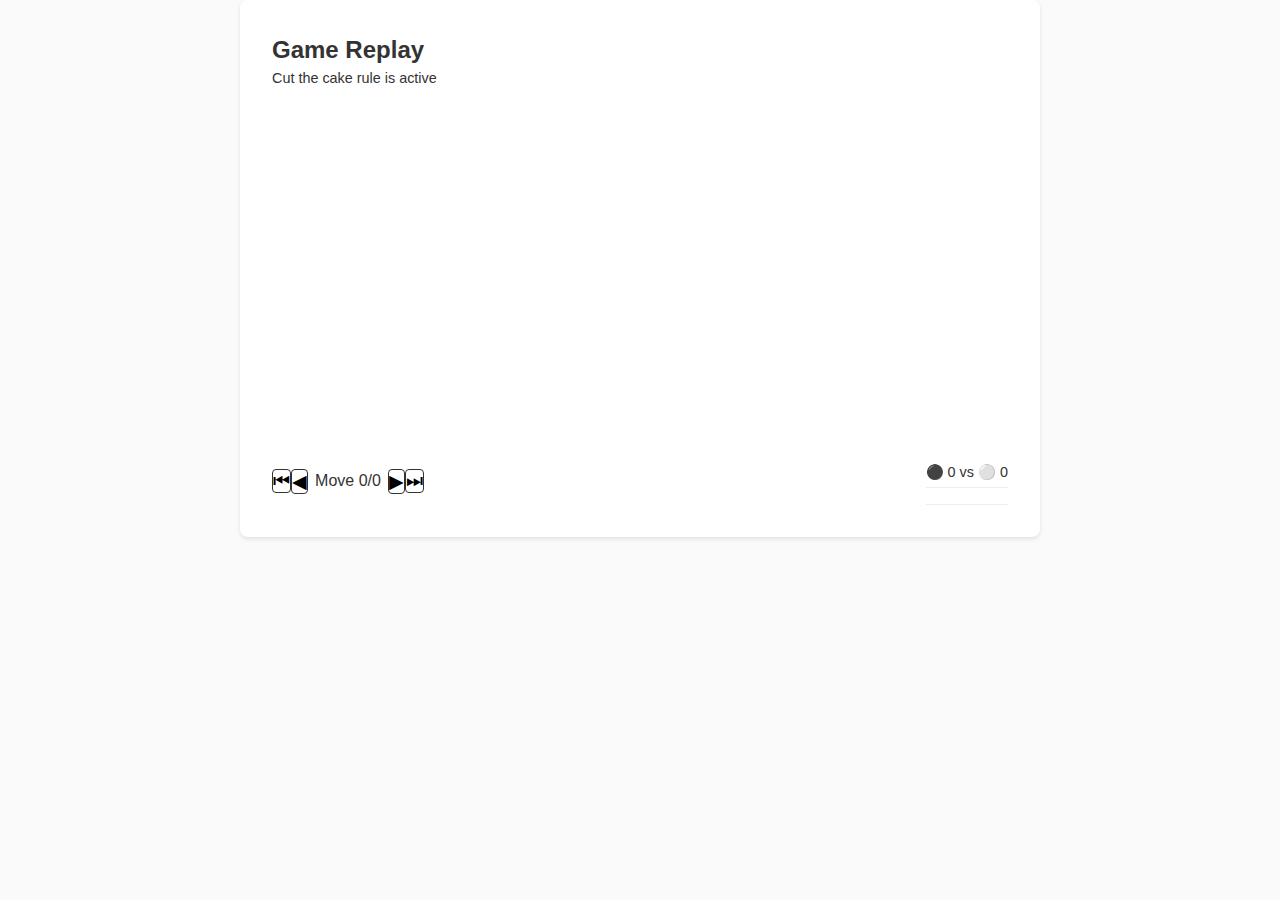
<file: replay.html>
<!DOCTYPE html>
<html lang="en">

<head>
    <meta charset="UTF-8">
    <title>Game Replay</title>
    <link rel="stylesheet" href="styles.css">
    <link rel="stylesheet" href="replay.css">
</head>

<body class="replay-body">
    <main class="replay-container panel">
        <header class="replay-header">
            <div class="match-info">
                <h2>Game Replay</h2>
                <div id="players-info"></div>
                <div id="board-info"></div>
                <div id="game-rules" class="game-rules">
                    <span id="cut-cake-info" class="cut-cake-info">Cut the cake rule is active</span>
                </div>
            </div>
        </header>

        <div class="boards-container">
            <div class="board-container">
                <div class="board" id="board1"></div>
            </div>
            <div class="board-container">
                <div class="board" id="board2"></div>
            </div>
        </div>

        <div class="replay-stats">
            <div class="move-controls">
                <button id="first-move" title="First Move (Home)">⏮</button>
                <button id="prev-move" title="Previous Move (Left Arrow)">◀</button>
                <span id="move-count">Move 0/0</span>
                <button id="next-move" title="Next Move (Right Arrow)">▶</button>
                <button id="last-move" title="Last Move (End)">⏭</button>
            </div>
            <div class="stats">
                <div class="stats-row">
                    <span id="score-display">⚫ 0 vs ⚪ 0</span>
                </div>
                <div class="stats-row">
                    <span id="current-player-display"></span>
                </div>
            </div>
        </div>
    </main>
    <script type="module" src="replay.js"></script>
</body>

</html>
</file>
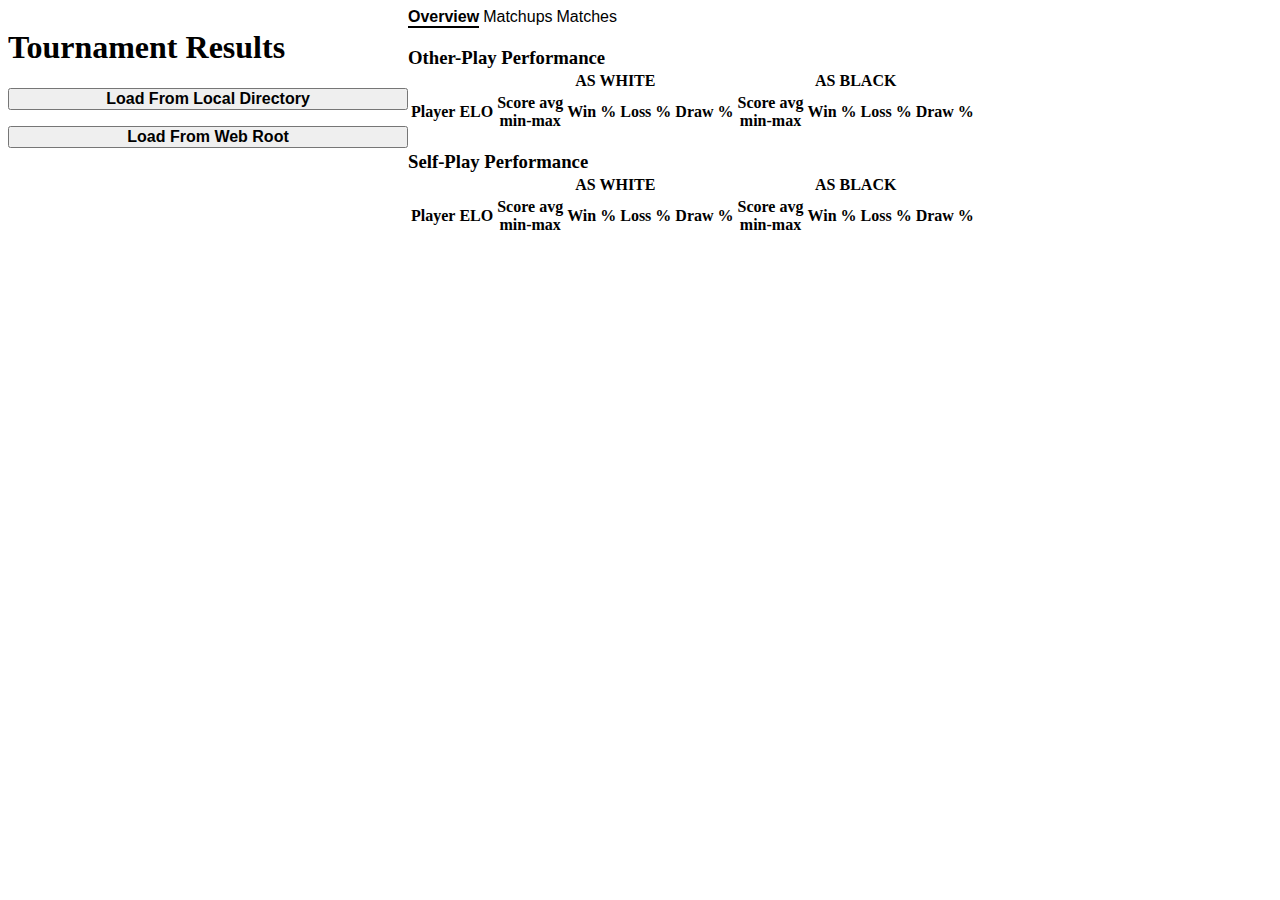
<file: results.html>
<!DOCTYPE html>
<html lang="en">

<head>
    <meta charset="UTF-8">
    <title>Tournament Results</title>
    <link rel="stylesheet" href="tournament.css">
    <style>
        .tournament-list {
            display: flex;
            flex-direction: column;
            gap: 0.5rem;
            margin-top: 1rem;
        }

        .tournament-item {
            padding: 1rem;
            background: white;
            border: 1px solid #ddd;
            border-radius: 4px;
            cursor: pointer;
            transition: background-color 0.2s;
        }

        .tournament-item:hover {
            background: #f5f5f5;
        }

        .tournament-item.selected {
            background: #e0e0e0;
            border-color: #999;
        }

        .tournament-item h3 {
            font-size: 0.9rem;
            margin-bottom: 0.5rem;
            color: #333;
        }

        .tournament-info {
            font-size: 0.8rem;
            color: #666;
        }

        .tournament-info div {
            margin-bottom: 0.25rem;
        }

        .setup-panel {
            overflow-y: auto;
        }
    </style>
</head>

<body class="tournament-body">
    <main class="tournament-container">
        <aside class="setup-panel panel">
            <h1>Tournament Results</h1>
            <button id="load-directory" class="tournament-button" style="margin-bottom: 1rem;">Load From Local
                Directory</button>
            <button id="load-web" class="tournament-button" style="margin-bottom: 1rem;">Load From Web Root</button>
            <div id="tournament-list" class="tournament-list">
                <!-- Tournament items will be populated here -->
            </div>
        </aside>

        <section class="results-panel panel">

            <div id="results-container">
                <div class="tab-buttons">
                    <button class="tab-button active" data-tab="overview">Overview</button>
                    <button class="tab-button" data-tab="matchups">Matchups</button>
                    <button class="tab-button" data-tab="details">Matches</button>
                </div>

                <div class="tab-content">
                    <div id="overview-tab" class="tab-pane active">
                        <div class="overview-section">
                            <h3>Other-Play Performance</h3>
                            <table id="overview-table" class="overview-table">
                                <thead>
                                    <tr>
                                        <th colspan="2"></th>
                                        <th colspan="4">AS WHITE</th>
                                        <th colspan="4">AS BLACK</th>
                                    </tr>
                                    <tr>
                                        <th>Player</th>
                                        <th>ELO</th>
                                        <th>Score avg<br>min-max</th>
                                        <th>Win %</th>
                                        <th>Loss %</th>
                                        <th>Draw %</th>
                                        <th>Score avg<br>min-max</th>
                                        <th>Win %</th>
                                        <th>Loss %</th>
                                        <th>Draw %</th>
                                    </tr>
                                </thead>
                                <tbody></tbody>
                            </table>
                        </div>

                        <div class="overview-section">
                            <h3>Self-Play Performance</h3>
                            <table id="self-play-table" class="overview-table">
                                <thead>
                                    <tr>
                                        <th colspan="2"></th>
                                        <th colspan="4">AS WHITE</th>
                                        <th colspan="4">AS BLACK</th>
                                    </tr>
                                    <tr>
                                        <th>Player</th>
                                        <th>ELO</th>
                                        <th>Score avg<br>min-max</th>
                                        <th>Win %</th>
                                        <th>Loss %</th>
                                        <th>Draw %</th>
                                        <th>Score avg<br>min-max</th>
                                        <th>Win %</th>
                                        <th>Loss %</th>
                                        <th>Draw %</th>
                                    </tr>
                                </thead>
                                <tbody></tbody>
                            </table>
                        </div>
                    </div>

                    <div id="matchups-tab" class="tab-pane">
                        <table id="matchups-table" class="results-table">
                            <thead>
                                <tr>
                                    <th>AI 1</th>
                                    <th>AI 2</th>
                                    <th>Games</th>
                                    <th>As Black (W/L/D)</th>
                                    <th>As White (W/L/D)</th>
                                </tr>
                            </thead>
                            <tbody></tbody>
                        </table>
                    </div>

                    <div id="details-tab" class="tab-pane">
                        <div id="details-container"></div>
                    </div>
                </div>
            </div>
        </section>
    </main>
    <script type="module" src="results.js"></script>
</body>

</html>
</file>
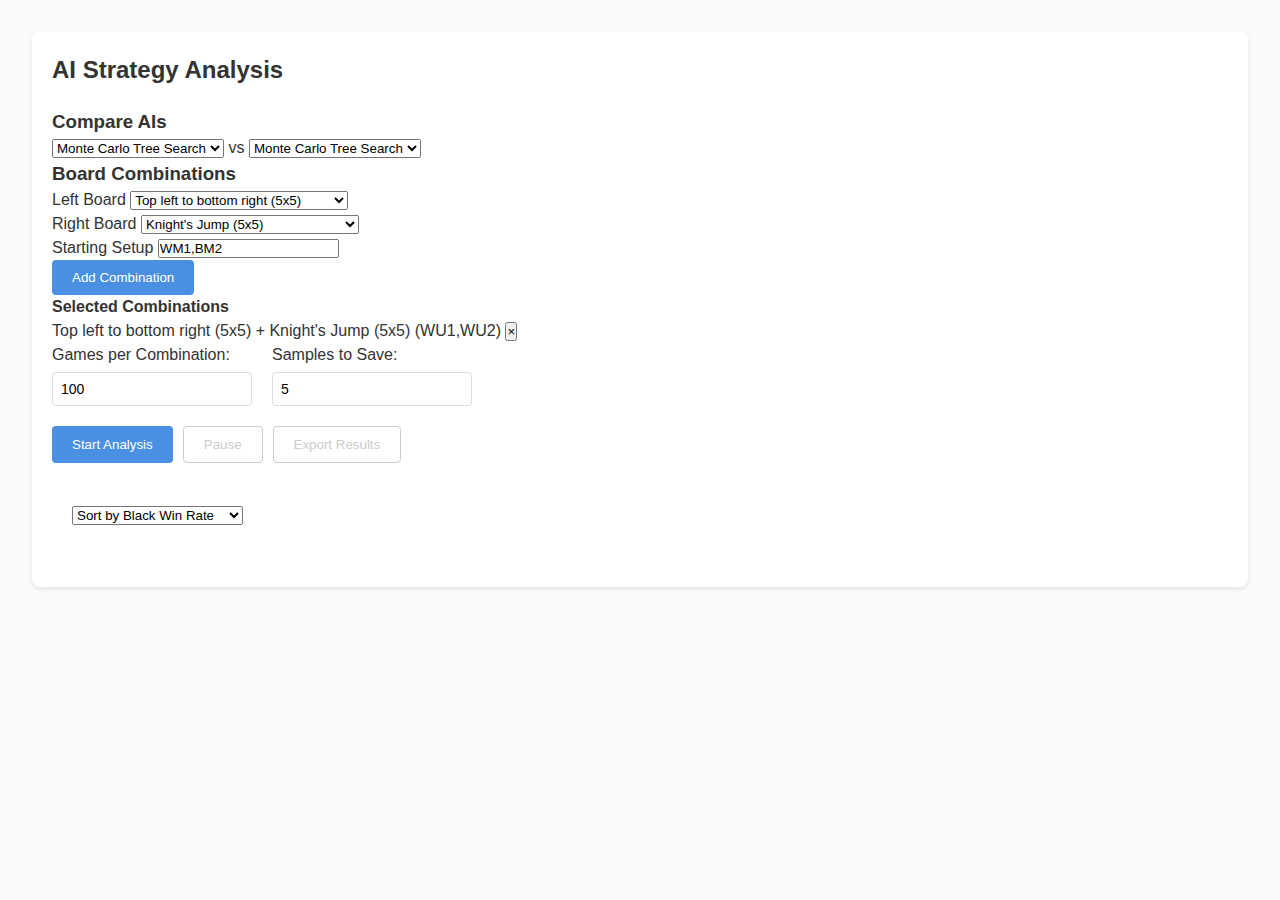
<file: simulations.html>
<!DOCTYPE html>
<html lang="en">

<head>
    <meta charset="UTF-8">
    <title>Entangled - Simulations</title>
    <style>
        * {
            margin: 0;
            padding: 0;
            box-sizing: border-box;
        }

        body {
            font-family: -apple-system, BlinkMacSystemFont, "Segoe UI", Roboto, sans-serif;
            line-height: 1.5;
            min-height: 100vh;
            padding: 2rem;
            background: #fafafa;
            color: #333;
        }

        .nav-bar {
            margin-bottom: 2rem;
        }

        .nav-bar a {
            color: inherit;
            text-decoration: none;
            margin-right: 1rem;
        }

        .mode-navigation {
            margin-bottom: 2rem;
        }

        .mode-button {
            padding: 0.5rem 1rem;
            background: white;
            border: 1px solid #ddd;
            border-radius: 4px;
            cursor: pointer;
            margin-right: 0.5rem;
        }

        .mode-button.active {
            background: #333;
            color: white;
            border-color: #333;
        }

        .screen {
            display: none;
        }

        .screen.active {
            display: block;
        }
    </style>
    <link rel="stylesheet" href="simulation-styles.css">
    <link rel="stylesheet" href="replay-styles.css">
</head>

<body>
    <div class="nav-bar">
        <a href="index.html">← Back to Game</a>
    </div>

    <div class="mode-navigation">
        <button class="mode-button active" data-screen="simulation">Run Simulations</button>
        <button class="mode-button" data-screen="replay">View Replay</button>
    </div>

    <div id="simulation-screen" class="screen active">
        <!-- Simulation interface will be mounted here -->
    </div>

    <div id="replay-screen" class="screen">
        <!-- Replay interface will be mounted here -->
    </div>

    <template id="board-size-selector">
        <div class="board-size-select">
            <label>Board Size:</label>
            <select class="board-size">
                <option value="4">4×4</option>
                <option value="5" selected>5×5</option>
                <option value="6">6×6</option>
                <option value="7">7×7</option>
            </select>
        </div>
    </template>

    <script type="module">
        import { GameRouter } from './routing.js';
        import { SimulationScreen } from './simulation-screen.js';
        import { GameReplayScreen } from './game-replay.js';

        // Initialize router
        const router = new GameRouter(document.body);
        router.addScreen('simulation', SimulationScreen);
        router.addScreen('replay', GameReplayScreen);

        // Handle navigation buttons
        document.querySelectorAll('.mode-button').forEach(button => {
            button.addEventListener('click', () => {
                // Update button states
                document.querySelectorAll('.mode-button').forEach(btn =>
                    btn.classList.toggle('active', btn === button)
                );

                // Update screen visibility
                document.querySelectorAll('.screen').forEach(screen =>
                    screen.classList.toggle('active',
                        screen.id === `${button.dataset.screen}-screen`)
                );

                // Navigate to screen
                router.navigate(button.dataset.screen);
            });
        });

        // Export for simulation screen to use
        window.viewReplay = (gameHistory, matchupInfo) => {
            // Switch to replay screen
            document.querySelectorAll('.screen').forEach(screen =>
                screen.classList.toggle('active', screen.id === 'replay-screen')
            );

            // Update navigation buttons
            document.querySelectorAll('.mode-button').forEach(btn =>
                btn.classList.toggle('active', btn.dataset.screen === 'replay')
            );

            // Navigate and load game
            router.navigate('replay', { gameHistory, matchupInfo });
        };

        // Start with simulation screen
        router.navigate('simulation');

        // Make board size selector template available globally
        window.boardSizeSelectorTemplate = document.getElementById('board-size-selector');
    </script>
</body>

</html>
</file>
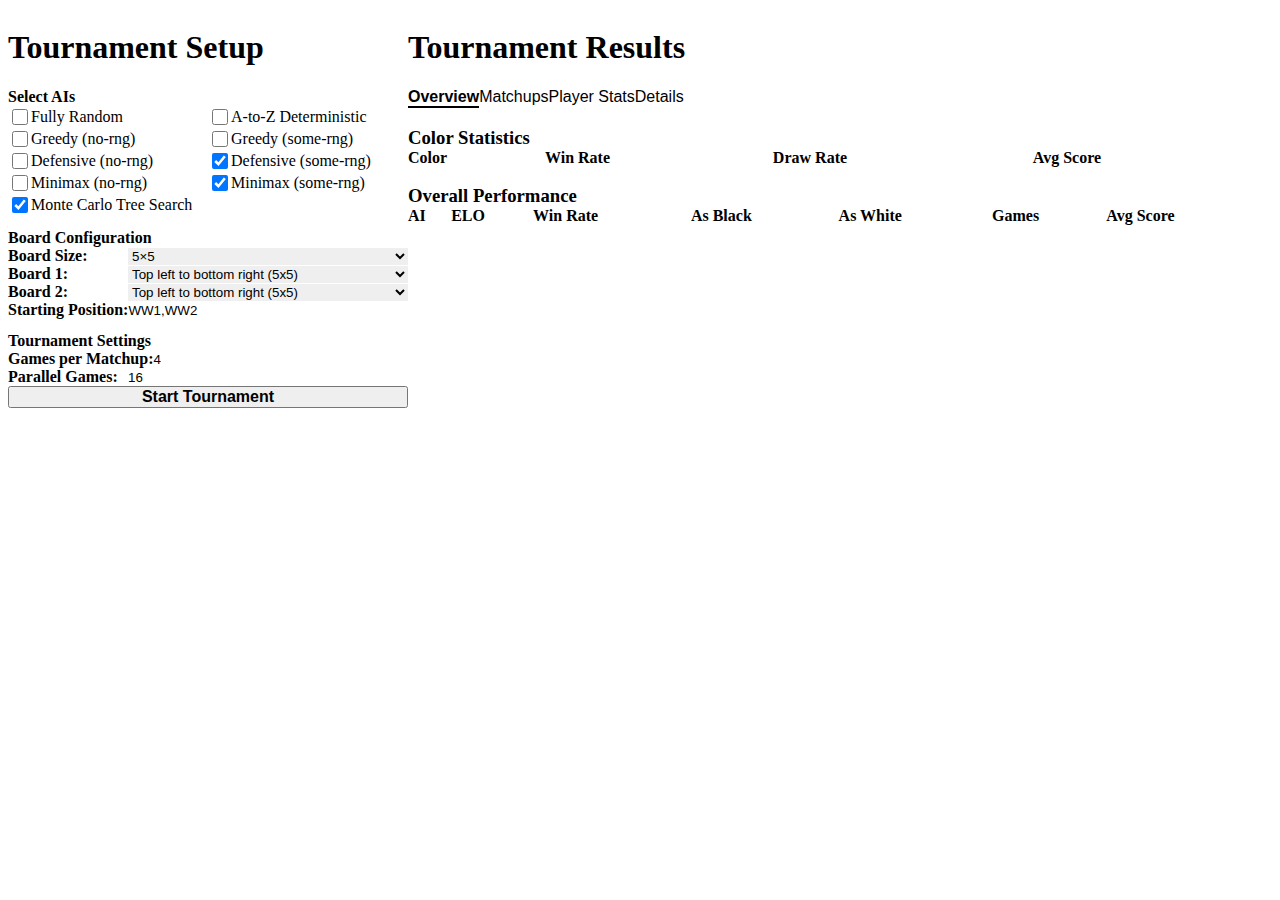
<file: tournament.html>
<!DOCTYPE html>
<html lang="en">

<head>
    <meta charset="UTF-8">
    <title>Entangled Tournament</title>
    <link rel="stylesheet" href="tournament.css">
</head>

<body class="tournament-body">
    <main class="tournament-container">
        <aside class="setup-panel panel">
            <h1>Tournament Setup</h1>

            <div class="section">
                <h2>Select AIs</h2>
                <div id="ai-selection" class="checkbox-grid"></div>
            </div>

            <div class="section">
                <h2>Board Configuration</h2>
                <div class="board-setup">
                    <div class="setup-row">
                        <label>Board Size:</label>
                        <select id="board-size">
                            <option value="4">4×4</option>
                            <option value="5" selected>5×5</option>
                            <option value="6">6×6</option>
                            <option value="7">7×7</option>
                        </select>
                    </div>
                    <div class="setup-row">
                        <label>Board 1:</label>
                        <select id="tournament-board1-select"></select>
                    </div>
                    <div class="setup-row">
                        <label>Board 2:</label>
                        <select id="tournament-board2-select"></select>
                    </div>
                    <div class="setup-row">
                        <label>Starting Position:</label>
                        <input type="text" id="tournament-starting-config" placeholder="e.g., BE2,WK1" value="WW1,WW2">
                    </div>
                </div>
            </div>

            <div class="section">
                <h2>Tournament Settings</h2>
                <div class="tournament-settings">
                    <div class="setup-row">
                        <label>Games per Matchup:</label>
                        <input type="number" id="games-per-matchup" value="4" min="2" step="2">
                    </div>
                    <div class="setup-row">
                        <label>Parallel Games:</label>
                        <input type="number" id="parallel-games" value="16" min="1" max="32">
                    </div>
                </div>
            </div>

            <button id="start-tournament" class="tournament-button">Start Tournament</button>
        </aside>

        <section class="results-panel panel">
            <h1>Tournament Results</h1>

            <div id="current-config" class="hidden">
                <h2>Current Tournament Configuration</h2>
                <div class="config-details">
                    <div class="board-names">
                        <div class="board-name">
                            <h3>Board 1:</h3>
                            <div id="board1-name"></div>
                        </div>
                        <div class="board-name">
                            <h3>Board 2:</h3>
                            <div id="board2-name"></div>
                        </div>
                    </div>
                    <div class="starting-config">
                        <h3>Starting Position</h3>
                        <div id="config-preview"></div>
                    </div>
                </div>
            </div>

            <div id="progress-container" class="hidden">
                <div class="progress-info">
                    <span id="progress-text">Running matches: 0/0</span>
                    <span id="eta-text"></span>
                </div>
                <div class="progress-bar">
                    <div id="progress-fill"></div>
                </div>
            </div>

            <div id="results-container">
                <div class="results-tabs">
                    <button class="tab-button active" data-tab="overview">Overview</button>
                    <button class="tab-button" data-tab="matchups">Matchups</button>
                    <button class="tab-button" data-tab="player-stats">Player Stats</button>
                    <button class="tab-button" data-tab="details">Details</button>
                </div>

                <div class="tab-content">
                    <div id="overview-tab" class="tab-pane active">
                        <div class="overview-section">
                            <h3>Color Statistics</h3>
                            <table id="color-stats-table" class="results-table">
                                <thead>
                                    <tr>
                                        <th>Color</th>
                                        <th>Win Rate</th>
                                        <th>Draw Rate</th>
                                        <th>Avg Score</th>
                                    </tr>
                                </thead>
                                <tbody></tbody>
                            </table>
                        </div>

                        <div class="overview-section">
                            <h3>Overall Performance</h3>
                            <table id="overview-table" class="results-table">
                                <thead>
                                    <tr>
                                        <th>AI</th>
                                        <th>ELO</th>
                                        <th>Win Rate</th>
                                        <th>As Black</th>
                                        <th>As White</th>
                                        <th>Games</th>
                                        <th>Avg Score</th>
                                    </tr>
                                </thead>
                                <tbody></tbody>
                            </table>
                        </div>
                    </div>

                    <div id="matchups-tab" class="tab-pane">
                        <table id="matchups-table" class="results-table">
                            <thead>
                                <tr>
                                    <th>AI 1</th>
                                    <th>AI 2</th>
                                    <th>Games</th>
                                    <th>As Black (W/L/D)</th>
                                    <th>As White (W/L/D)</th>
                                </tr>
                            </thead>
                            <tbody></tbody>
                        </table>
                    </div>

                    <div id="player-stats-tab" class="tab-pane">
                        <div id="player-stats-container"></div>
                    </div>

                    <div id="details-tab" class="tab-pane">
                        <div id="details-container"></div>
                    </div>
                </div>
            </div>
        </section>
    </main>
    <script type="module" src="tournament.js"></script>
</body>

</html>
</file>
<file: styles.css>
* {
    margin: 0;
    padding: 0;
    box-sizing: border-box;
}

body {
    font-family: -apple-system, BlinkMacSystemFont, "Segoe UI", Roboto, sans-serif;
    line-height: 1.5;
    height: 100vh;
    display: flex;
    padding: 2rem;
    gap: 2rem;
    background: #fafafa;
    color: #333;
    position: relative;
    transition: padding-left 0.3s ease;
}

body.rules-hidden {
    padding-left: 4rem;
}

.panel {
    background: white;
    padding: 2rem;
    border-radius: 8px;
    box-shadow: 0 2px 4px rgba(0, 0, 0, 0.1);
    overflow-y: auto;
}

/* Rules Panel */
.rules {
    position: fixed;
    left: 2rem;
    top: 2rem;
    bottom: 2rem;
    width: 350px;
    transform: translateX(0);
    transition: transform 0.3s ease;
    z-index: 10;
}

.rules.hidden {
    transform: translateX(-100%);
}

.rules h1 {
    font-size: 2rem;
    margin-bottom: 1.5rem;
}

.rules h2 {
    font-size: 1.25rem;
    margin: 1.5rem 0 0.5rem;
}

.rules p {
    margin-bottom: 1rem;
}

/* Game container */
.game-container {
    flex: 1;
    display: flex;
    gap: 2rem;
    margin-left: 350px;
    transition: margin-left 0.3s ease;
}

body.rules-hidden .game-container {
    margin-left: 0;
}

/* Boards */
.boards {
    flex: 1;
    display: flex;
    flex-direction: column;
    gap: 2rem;
}

.board-container {
    flex: 1;
    display: flex;
    flex-direction: column;
    align-items: center;
}

.board-label {
    font-weight: 600;
    margin-bottom: 1rem;
}

.board {
    display: grid;
    grid-template-columns: repeat(5, 1fr);
    gap: 2px;
    background: #ddd;
    padding: 2px;
    width: 100%;
    max-width: 235px;
    aspect-ratio: 1;
    position: relative;
}

.cell {
    background: white;
    display: flex;
    align-items: center;
    justify-content: center;
    position: relative;
    cursor: pointer;
    transition: background-color 0.2s;
}

.cell:hover {
    background: #f0f0f0;
}

.cell.highlighted {
    background: #aaaaaa;
}

.cell-highlight-black {
    background-color: #404040;
}

.cell-highlight-white {
    background-color: #e0e0e0;
}

.cell-letter {
    position: absolute;
    z-index: 9999;
    color: #777;
    font-size: 1.5rem;
    transition: color 0.2s;
    font-weight: 900;
}

.cell.has-stone .cell-letter {
    display: none;
    color: #ddd;
    font-weight: 300;
}

.stone {
    position: absolute;
    width: 80%;
    height: 80%;
    border-radius: 50%;
    z-index: 2;
}

.stone.black {
    background: #000;
}

.stone.white {
    background: #fff;
    border: 2px solid #000;
}

.group-size {
    position: absolute;
    z-index: 3;
    font-family: -apple-system, BlinkMacSystemFont, "Segoe UI", Roboto, sans-serif;
    font-weight: 700;
    font-size: 1.2rem;
    pointer-events: none;
    text-align: center;
    padding: 2px 6px;
    border-radius: 8px;
    transform: translate(-50%, -50%);
}

.group-size.on-black {
    color: white;
    text-shadow:
        -1px -1px 0 #000,
        1px -1px 0 #000,
        -1px 1px 0 #000,
        1px 1px 0 #000;
}

/* Controls Panel */
.controls {
    width: 300px;
    flex-shrink: 0;
}

.control-group {
    display: flex;
    flex-direction: column;
    gap: 0.5rem;
    margin-bottom: 1.5rem;
}

.control-group h3 {
    font-size: 1rem;
    margin-bottom: 0.5rem;
    display: flex;
    align-items: center;
    gap: 0.5rem;
}

.control-group h3 span {
    font-size: 1.2rem;
}

button {
    padding: 0.5rem 1rem;
    background: white;
    border: 1px solid #333;
    border-radius: 4px;
    cursor: pointer;
    font-size: 0.9rem;
    transition: all 0.2s;
    display: flex;
    align-items: center;
    gap: 0.5rem;
}

button:hover {
    background: #f0f0f0;
}

button:active {
    background: #e0e0e0;
}

button.active {
    background: #333;
    color: white;
}

button:disabled {
    opacity: 0.5;
    cursor: not-allowed;
}

select {
    padding: 0.5rem;
    border: 1px solid #333;
    border-radius: 4px;
    font-size: 0.9rem;
}

.stats {
    display: grid;
    gap: 0.5rem;
    font-size: 0.9rem;
}

.stats-row {
    display: flex;
    justify-content: space-between;
    padding: 0.25rem 0;
    border-bottom: 1px solid #eee;
}

.stone-count {
    display: flex;
    align-items: center;
    gap: 0.5rem;
}

.winner {
    font-weight: bold;
    color: #000;
    padding: 1rem;
    text-align: center;
    background: #f0f0f0;
    border-radius: 4px;
    margin-top: 1rem;
}

.player-select {
    margin-bottom: 0.25rem;
    display: flex;
    flex-direction: row;
    gap: 0.5rem;
}

.player-options {
    display: flex;
}

.player-type {
    width: 100%;
}

.setup-input {
    display: flex;
    flex-direction: row;
    gap: 0.5rem;
}

.setup-input label {
    font-weight: 600;
    display: flex;
    align-items: center;
}

.setup-input input {
    width: 100%;
    padding: 0.5rem;
    border: 1px solid #333;
    border-radius: 4px;
    font-size: 0.9rem;
    font-family: monospace;
    margin-bottom: 0.25rem;
}

.setup-input input::placeholder {
    color: #999;
}

.setup-input input:focus {
    outline: none;
    border-color: #666;
    box-shadow: 0 0 0 2px rgba(0, 0, 0, 0.1);
}

.player-select label {
    font-weight: 600;
    display: flex;
    align-items: center;
    text-wrap: nowrap;
}

.player-select select {
    width: 100%;
    padding: 0.5rem;
    border: 1px solid #333;
    border-radius: 4px;
    font-size: 0.9rem;
}

#start-game {
    width: 100%;
    margin-top: 0.5rem;
    justify-content: center;
}

#start-game span {
    font-size: 1.1rem;
}
</file>
<file: replay.css>
.replay-body {
    padding: var(--spacing-md);
    display: flex;
    justify-content: center;
    align-items: flex-start;
}

.replay-container {
    width: 100%;
    max-width: 800px;
}

.replay-header {
    margin-bottom: var(--spacing-lg);
}

.match-info h2 {
    margin: 0 0 var(--spacing-sm);
}

.boards-container {
    display: flex;
    gap: var(--spacing-xl);
    margin-bottom: var(--spacing-xl);
}

.board-container {
    flex: 1;
    position: relative;
}

.board {
    max-width: none;
    background-color: var(--color-background);
}

#players-info,
#board-info {
    color: var(--color-text);
    margin-bottom: var(--spacing-xs);
}

.replay-stats {
    display: flex;
    justify-content: space-between;
    align-items: center;
    padding: var(--spacing-md);
    background: var(--color-white);
    border-radius: var(--border-radius);
    margin-top: var(--spacing-lg);
}

.move-controls {
    display: flex;
    gap: var(--spacing-sm);
    align-items: center;
}

.move-controls button {
    font-size: 1.2rem;
    padding: var(--spacing-sm) var(--spacing-md);
}

#move-count {
    min-width: 80px;
    text-align: center;
}

.stats {
    text-align: right;
}

/* New styles for cut-the-cake feature */
.can-swap-colors {
    animation: pulse 2s infinite;
    box-shadow: 0 0 0 2px var(--color-success);
}

@keyframes pulse {
    0% {
        opacity: 1;
    }

    50% {
        opacity: 0.6;
    }

    100% {
        opacity: 1;
    }
}

.colors-swapped {
    position: relative;
}

.colors-swapped::after {
    content: '↔';
    position: absolute;
    top: -1.5em;
    left: 50%;
    transform: translateX(-50%);
    font-size: 1.5em;
    color: var(--color-text);
    animation: swapIndicator 1s ease-out;
    background: var(--color-background);
    padding: 0.2em 0.5em;
    border-radius: var(--border-radius);
    box-shadow: 0 1px 3px rgba(0, 0, 0, 0.1);
}

@keyframes swapIndicator {
    0% {
        opacity: 0;
        transform: translateX(-50%) scale(0.5);
    }

    100% {
        opacity: 1;
        transform: translateX(-50%) scale(1);
    }
}

.final-state {
    padding: var(--spacing-md);
    background: var(--color-background);
    border-radius: var(--border-radius);
    margin-top: var(--spacing-sm);
}

.tiebreaker-table {
    width: 100%;
    border-collapse: collapse;
    margin-top: var(--spacing-sm);
    font-size: 0.9em;
}

.tiebreaker-table th,
.tiebreaker-table td {
    padding: var(--spacing-xs);
    text-align: center;
    border: 1px solid var(--color-border);
}

.tiebreaker-table tr[style*="background"] {
    font-weight: bold;
}

.game-rules {
    margin-top: var(--spacing-xs);
    font-size: 0.9em;
    color: var(--color-text-secondary);
}

.cut-cake-info {
    display: inline-block;
    padding: var(--spacing-xs) var(--spacing-sm);
    background: var(--color-background);
    border-radius: var(--border-radius);
    border: 1px solid var(--color-border);
}

.cut-cake-info.enabled {
    border-color: var(--color-success);
    color: var(--color-success);
}

.cut-cake-info.disabled {
    border-color: var(--color-text-secondary);
    color: var(--color-text-secondary);
    opacity: 0.8;
}

.can-swap-colors .cell {
    cursor: help;
}

.dot-cell {
    background-color: transparent !important;
    border: none !important;
    pointer-events: none;
    opacity: 0;
}

.board {
    display: grid;
    gap: var(--spacing-xs);
    padding: var(--spacing-md);
    border-radius: var(--border-radius);
    background-color: var(--color-background);
    position: relative;
}
</file>
<file: tournament.css>
.tournament-body {
    padding: var(--spacing-xl);
    display: flex;
    justify-content: center;
    background: var(--color-background);
}

.tournament-container {
    display: flex;
    gap: var(--spacing-xl);
    max-width: 1600px;
    width: 100%;
}

.setup-panel {
    width: 400px;
    flex-shrink: 0;
}

.results-panel {
    flex-grow: 1;
    min-width: 800px;
}

.section {
    margin-bottom: var(--spacing-xl);
}

.section h2 {
    margin-bottom: var(--spacing-md);
    font-size: var(--font-size-lg);
}

/* Checkbox grid for AI selection */
.checkbox-grid {
    display: grid;
    grid-template-columns: repeat(auto-fill, minmax(180px, 1fr));
    gap: var(--spacing-sm);
}

.checkbox-item {
    display: flex;
    align-items: center;
    gap: var(--spacing-sm);
    padding: var(--spacing-sm);
    border: 1px solid var(--color-border);
    border-radius: var(--border-radius-sm);
    cursor: pointer;
}

.checkbox-item:hover {
    background: var(--color-hover);
}

.checkbox-item input[type="checkbox"] {
    width: 16px;
    height: 16px;
}

/* Board size selection */
.size-checkboxes {
    display: flex;
    gap: var(--spacing-md);
    flex-wrap: wrap;
}

.size-checkboxes label {
    display: flex;
    align-items: center;
    gap: var(--spacing-xs);
    cursor: pointer;
}

/* Board setup and tournament settings */
.board-setup,
.tournament-settings {
    display: flex;
    flex-direction: column;
    gap: var(--spacing-md);
}

.setup-row {
    display: flex;
    align-items: center;
    gap: var(--spacing-md);
}

.setup-row label {
    min-width: 120px;
    font-weight: 600;
}

.setup-row select,
.setup-row input {
    flex-grow: 1;
    padding: var(--spacing-sm);
    border: 1px solid var(--color-border);
    border-radius: var(--border-radius-sm);
}

.setup-row input[type="number"] {
    width: 80px;
}

/* Tournament button */
.tournament-button {
    width: 100%;
    padding: var(--spacing-md);
    font-size: var(--font-size-lg);
    font-weight: 600;
    margin-top: var(--spacing-md);
}

/* Current configuration display */
.config-details {
    margin: var(--spacing-lg) 0;
    padding: var(--spacing-md);
    background: var(--color-white);
    border: 1px solid var(--color-border);
    border-radius: var(--border-radius);
}

.board-preview {
    display: flex;
    gap: var(--spacing-xl);
    margin-bottom: var(--spacing-lg);
}

.preview-board {
    flex: 1;
}

.preview-board h3 {
    margin-bottom: var(--spacing-sm);
}

/* Progress bar */
.progress-container {
    margin: var(--spacing-xl) 0;
}

.progress-info {
    display: flex;
    justify-content: space-between;
    margin-bottom: var(--spacing-sm);
}

.progress-bar {
    height: 20px;
    background: var(--color-border);
    border-radius: var(--border-radius-sm);
    overflow: hidden;
}

.progress-fill {
    height: 100%;
    background: #4CAF50;
    width: 0;
    transition: width 0.3s ease;
}

/* Results tabs and tables */
.results-tabs {
    display: flex;
    gap: var(--spacing-sm);
    margin-bottom: var(--spacing-md);
    border-bottom: 1px solid var(--color-border);
}

.tab-button {
    padding: var(--spacing-sm) var(--spacing-md);
    border: none;
    background: none;
    cursor: pointer;
    font-size: var(--font-size-base);
    border-bottom: 2px solid transparent;
}

.tab-button:hover {
    background: var(--color-hover);
}

.tab-button.active {
    border-bottom-color: var(--color-text);
    font-weight: 600;
}

.tab-pane {
    display: none;
}

.tab-pane.active {
    display: block;
}

/* Overview sections */
.overview-section {
    margin-bottom: var(--spacing-xl);
}

.overview-section h3 {
    margin-bottom: var(--spacing-md);
}

/* Results tables */
.results-table {
    width: 100%;
    border-collapse: collapse;
    margin-top: var(--spacing-md);
}

.results-table th,
.results-table td {
    padding: var(--spacing-sm);
    text-align: left;
    border-bottom: 1px solid var(--color-border);
}

.results-table th {
    font-weight: 600;
    background: var(--color-hover);
}

.results-table tr:hover td {
    background: var(--color-hover);
}

/* Player stats */
.player-stats-container {
    display: grid;
    grid-template-columns: repeat(auto-fill, minmax(300px, 1fr));
    gap: var(--spacing-lg);
}

.player-card {
    padding: var(--spacing-md);
    border: 1px solid var(--color-border);
    border-radius: var(--border-radius);
    background: var(--color-white);
}

.player-card h3 {
    margin-bottom: var(--spacing-md);
    padding-bottom: var(--spacing-sm);
    border-bottom: 1px solid var(--color-border);
}

.rating-history {
    margin-top: var(--spacing-md);
}

/* Game details */
.game-detail {
    padding: var(--spacing-md);
    margin-bottom: var(--spacing-md);
    border: 1px solid var(--color-border);
    border-radius: var(--border-radius-sm);
}

.game-detail h3 {
    margin-bottom: var(--spacing-sm);
}

.game-result {
    display: flex;
    gap: var(--spacing-md);
    margin-bottom: var(--spacing-xs);
}

.winner-black {
    color: #000;
    font-weight: 600;
}

.winner-white {
    color: #666;
    font-weight: 600;
}

.winner-draw {
    color: #999;
    font-weight: 600;
}

.elo-change {
    font-size: var(--font-size-sm);
    color: #666;
}

.elo-change.positive {
    color: #4CAF50;
}

.elo-change.negative {
    color: #f44336;
}

.hidden {
    display: none;
}
</file>
<file: simulation-styles.css>
/* simulation-styles.css */
.simulation-panel {
    padding: 20px;
    background: white;
    border-radius: 8px;
    box-shadow: 0 2px 4px rgba(0, 0, 0, 0.1);
}

.simulation-header {
    margin-bottom: 20px;
}

.tab-navigation {
    display: flex;
    border-bottom: 1px solid #ddd;
    margin-bottom: 20px;
}

.tab-button {
    padding: 10px 20px;
    border: none;
    background: none;
    cursor: pointer;
    border-bottom: 2px solid transparent;
}

.tab-button.active {
    border-bottom-color: #4a90e2;
    color: #4a90e2;
}

.tab-pane {
    display: none;
}

.tab-pane.active {
    display: block;
}

.ai-grid {
    display: grid;
    grid-template-columns: repeat(auto-fill, minmax(200px, 1fr));
    gap: 10px;
    margin-bottom: 20px;
}

.ai-option {
    display: flex;
    align-items: center;
    gap: 8px;
    padding: 8px;
    border: 1px solid #ddd;
    border-radius: 4px;
}

.simulation-params {
    display: flex;
    flex-wrap: wrap;
    gap: 20px;
    margin-bottom: 20px;
}

.param-group {
    display: flex;
    flex-direction: column;
    gap: 5px;
    min-width: 200px;
}

.param-group label {
    font-weight: 500;
}

.param-group input[type="number"],
.param-group input[type="text"] {
    padding: 8px;
    border: 1px solid #ddd;
    border-radius: 4px;
    font-size: 14px;
}

.param-group input[type="checkbox"] {
    margin-top: 5px;
}

.param-group input:disabled {
    background-color: #f5f5f5;
    cursor: not-allowed;
}

.simulation-controls {
    display: flex;
    gap: 10px;
    margin-bottom: 20px;
}

.progress-section {
    margin-top: 20px;
}

.progress-bar {
    height: 20px;
    background: #eee;
    border-radius: 10px;
    overflow: hidden;
}

.progress-fill {
    height: 100%;
    background: #4a90e2;
    width: 0;
    transition: width 0.3s ease;
}

.progress-text {
    text-align: center;
    margin-top: 5px;
    color: #666;
}

.debug-info {
    margin-top: 10px;
    padding: 10px;
    background: #f8f8f8;
    border-radius: 4px;
    font-family: monospace;
    font-size: 12px;
    max-height: 200px;
    overflow-y: auto;
}

.results-section {
    padding: 20px;
}

.results-controls {
    margin-bottom: 20px;
}

.results-table {
    width: 100%;
    border-collapse: collapse;
    margin-bottom: 20px;
}

.results-table th,
.results-table td {
    padding: 10px;
    border: 1px solid #ddd;
    text-align: left;
}

.results-table th {
    background: #f5f5f5;
    font-weight: 500;
}

.results-table tr:hover {
    background: #f8f8f8;
}

.sample-games-section {
    margin-top: 20px;
}

.sample-games-section select {
    padding: 8px;
    margin-right: 10px;
    border: 1px solid #ddd;
    border-radius: 4px;
    min-width: 300px;
}

.primary-button {
    padding: 10px 20px;
    background: #4a90e2;
    color: white;
    border: none;
    border-radius: 4px;
    cursor: pointer;
    font-weight: 500;
}

.primary-button:disabled {
    background: #ccc;
    cursor: not-allowed;
}

.secondary-button {
    padding: 10px 20px;
    background: white;
    color: #4a90e2;
    border: 1px solid #4a90e2;
    border-radius: 4px;
    cursor: pointer;
    font-weight: 500;
}

.secondary-button:disabled {
    border-color: #ccc;
    color: #ccc;
    cursor: not-allowed;
}

/* Responsive adjustments */
@media (max-width: 768px) {
    .simulation-params {
        flex-direction: column;
    }

    .param-group {
        width: 100%;
    }

    .results-table {
        font-size: 14px;
    }
}
</file>
<file: replay-styles.css>
/* replay-styles.css */
.replay-panel {
    display: flex;
    gap: 20px;
    padding: 20px;
    background: white;
    height: calc(100vh - 100px);
}

.replay-header {
    margin-bottom: 20px;
    display: flex;
    justify-content: space-between;
    align-items: center;
}

.replay-title {
    font-size: 1.2em;
    color: #333;
    font-weight: 500;
}

.replay-container {
    flex: 1;
    display: flex;
    flex-direction: column;
}

.boards-container {
    display: flex;
    justify-content: center;
    gap: 40px;
    margin-bottom: 20px;
}

.board {
    display: grid;
    grid-template-columns: repeat(5, 1fr);
    gap: 2px;
    background: #ddd;
    padding: 2px;
    width: 300px;
    height: 300px;
}

.board-cell {
    background: white;
    display: flex;
    align-items: center;
    justify-content: center;
    font-size: 1.2em;
    position: relative;
    cursor: default;
}

.board-cell.black-stone::before {
    content: '';
    position: absolute;
    width: 80%;
    height: 80%;
    background: #333;
    border-radius: 50%;
    z-index: 1;
}

.board-cell.white-stone::before {
    content: '';
    position: absolute;
    width: 80%;
    height: 80%;
    background: #fff;
    border: 2px solid #333;
    border-radius: 50%;
    box-sizing: border-box;
    z-index: 1;
}

.board-cell .symbol {
    position: relative;
    z-index: 2;
    color: #666;
}

.board-cell.in-largest-cluster::after {
    content: '';
    position: absolute;
    top: 2px;
    right: 2px;
    bottom: 2px;
    left: 2px;
    border: 2px solid #4CAF50;
    border-radius: 4px;
    z-index: 0;
}

.replay-controls {
    width: 300px;
    padding: 20px;
    background: white;
    border-radius: 8px;
    display: flex;
    flex-direction: column;
    gap: 20px;
}

.control-group {
    padding: 15px;
    background: white;
    border: 1px solid #e0e0e0;
    border-radius: 4px;
}

.control-group h3 {
    margin: 0 0 15px 0;
    font-size: 1.1em;
    color: #333;
}

.stats {
    display: flex;
    flex-direction: column;
    gap: 10px;
}

.stats-row {
    font-size: 1.1em;
    color: #333;
    font-family: system-ui, -apple-system, sans-serif;
}

.winner-display {
    font-weight: 600;
    color: #4CAF50;
    padding: 10px;
    text-align: center;
    border-radius: 4px;
    margin-top: 10px;
}

.control-buttons {
    display: flex;
    gap: 10px;
    justify-content: center;
    margin-top: 10px;
}

.control-button {
    width: 40px;
    height: 40px;
    border: 1px solid #4a90e2;
    background: white;
    color: #4a90e2;
    border-radius: 50%;
    cursor: pointer;
    display: flex;
    align-items: center;
    justify-content: center;
    font-size: 1.2em;
    transition: all 0.2s ease;
}

.control-button:hover {
    background: #4a90e2;
    color: white;
}

.control-button:disabled {
    border-color: #ccc;
    color: #ccc;
    cursor: not-allowed;
}

.control-button:disabled:hover {
    background: white;
    color: #ccc;
}

.back-button {
    padding: 10px 20px;
    background: white;
    color: #4a90e2;
    border: 1px solid #4a90e2;
    border-radius: 4px;
    cursor: pointer;
    font-weight: 500;
    transition: all 0.2s ease;
}

.back-button:hover {
    background: #f0f7ff;
}

.player-info {
    display: flex;
    align-items: center;
    gap: 10px;
    padding: 8px;
    border-radius: 4px;
    background: #f8f9fa;
    margin-bottom: 8px;
}

.player-color {
    width: 16px;
    height: 16px;
    border-radius: 50%;
    flex-shrink: 0;
}

.player-color.black {
    background: #333;
}

.player-color.white {
    background: white;
    border: 2px solid #333;
    box-sizing: border-box;
}

.player-strategy {
    flex: 1;
    font-size: 0.9em;
    color: #666;
}
</file>
